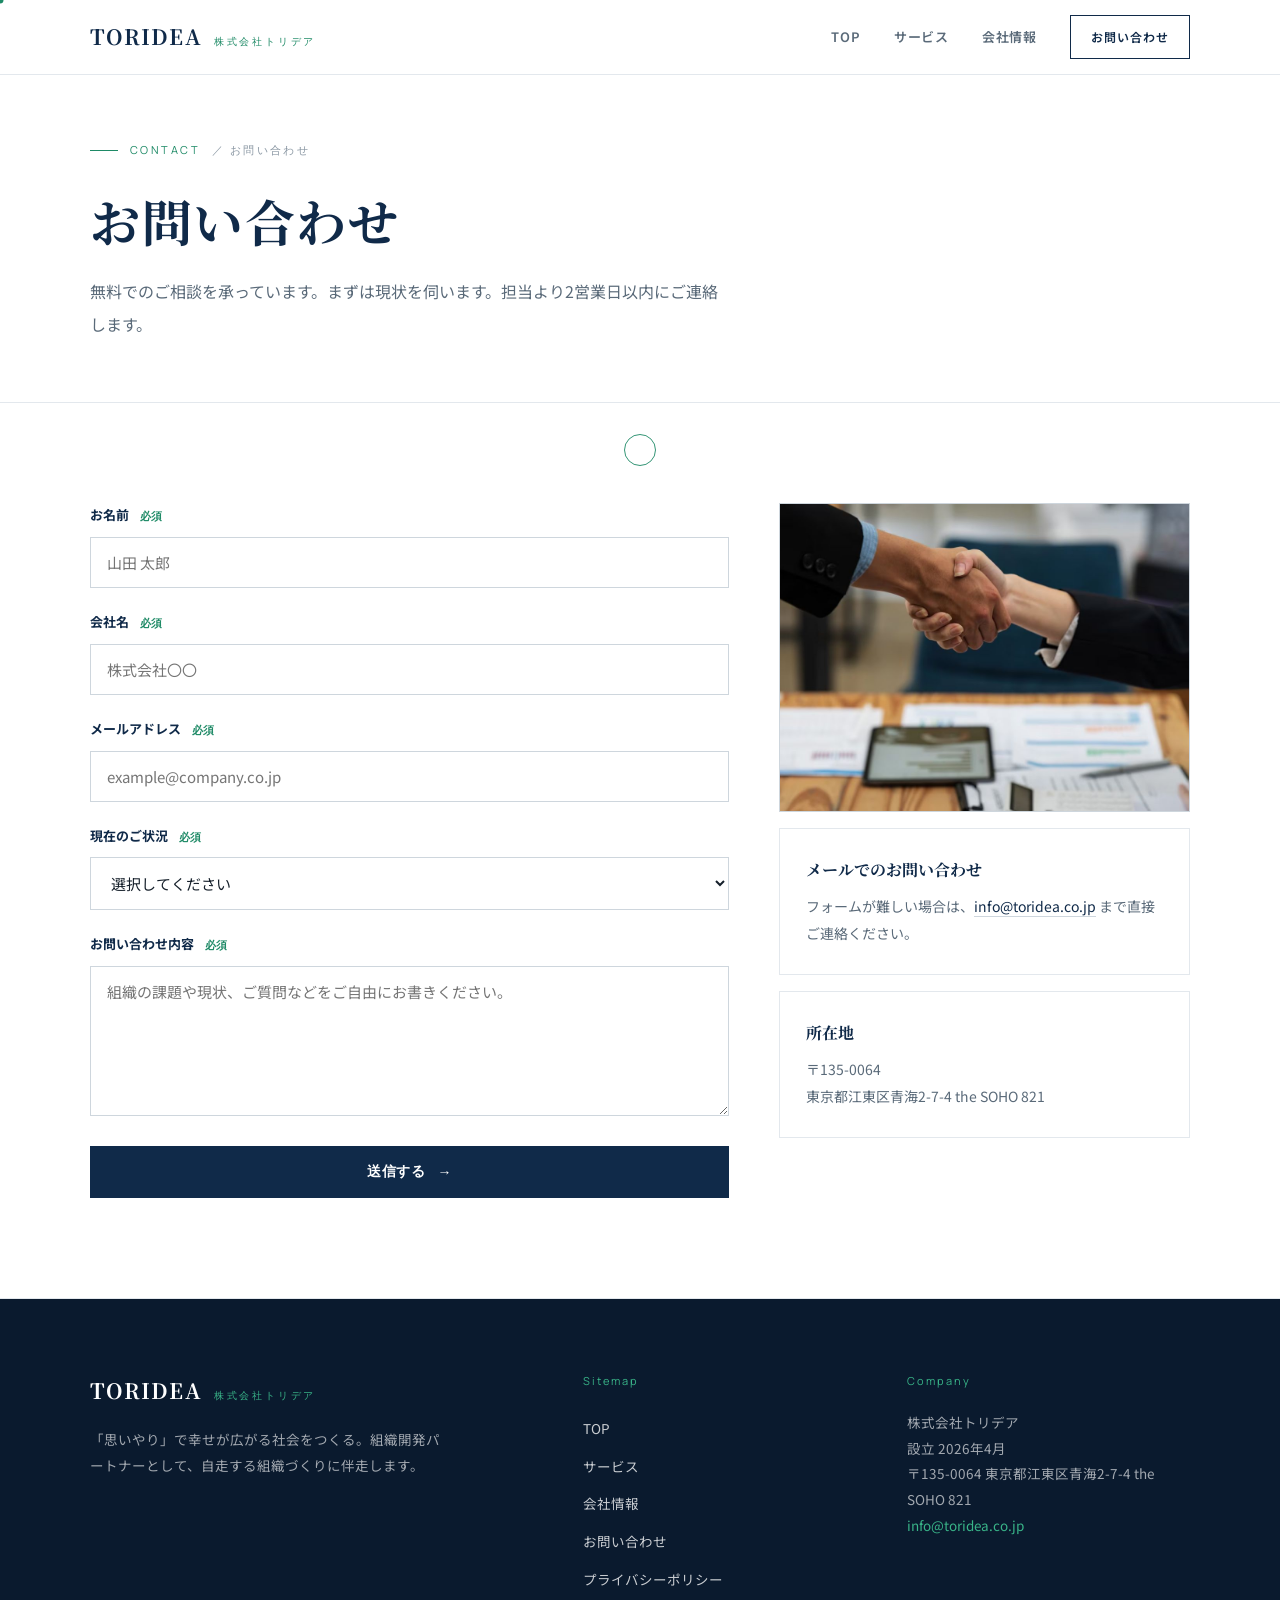
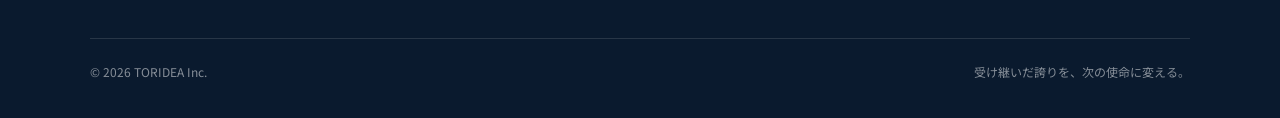
<file: contact.html>
<!DOCTYPE html>
<html lang="ja">
<head>
<meta charset="UTF-8">
<meta name="google-site-verification" content="NkUBBzLh7_Rmqn_y_YiJ9PpteuSCEMoeHBGua6x08ZY" />
<meta name="viewport" content="width=device-width, initial-scale=1.0">
<meta name="description" content="株式会社トリデアへのお問い合わせ。無料でのご相談、組織サーベイのご相談はこちらから。">
<title>お問い合わせ｜株式会社トリデア</title>
<link rel="canonical" href="https://www.toridea.co.jp/contact.html">
<meta property="og:type" content="website">
<meta property="og:site_name" content="株式会社トリデア">
<meta property="og:locale" content="ja_JP">
<meta property="og:url" content="https://www.toridea.co.jp/contact.html">
<meta property="og:title" content="お問い合わせ｜株式会社トリデア">
<meta property="og:description" content="株式会社トリデアへのお問い合わせ。無料でのご相談、組織サーベイのご相談はこちらから。">
<meta property="og:image" content="https://www.toridea.co.jp/og-image.jpg">
<meta property="og:image:width" content="1400">
<meta property="og:image:height" content="786">
<meta name="twitter:card" content="summary_large_image">
<link rel="preconnect" href="https://fonts.googleapis.com"><link rel="preconnect" href="https://fonts.gstatic.com" crossorigin>
<link href="https://fonts.googleapis.com/css2?family=Noto+Sans+JP:wght@400;500;600;700;900&family=Noto+Serif+JP:wght@600;700&family=Manrope:wght@500;600;700&display=swap" rel="stylesheet">
<style>
:root{
  --navy:#122A47; --navy2:#0B1B30; --ink:#16202B; --slate:#5A6A79; --faint:#8A97A3;
  --line:#E3E8ED; --line2:#CED6DD; --bg:#FFFFFF; --bg2:#F5F7F9; --panel:#0E2340;
  --accent:#1C7C5A; --accent-l:#2E9B74;
  --g:'Noto Sans JP',sans-serif; --serif:'Noto Serif JP',serif; --lat:'Manrope',sans-serif;
  --e:cubic-bezier(.22,1,.36,1);
}
*{margin:0;padding:0;box-sizing:border-box}
html{scroll-behavior:smooth}
body{font-family:var(--g);color:var(--ink);background:var(--bg);line-height:1.9;-webkit-font-smoothing:antialiased;overflow-x:hidden}
a{color:inherit;text-decoration:none}
img{display:block;max-width:100%}
::selection{background:rgba(28,124,90,.16)}
.wrap{max-width:1180px;margin:0 auto;padding:0 40px;position:relative}
@media(max-width:640px){.wrap{padding:0 22px}}
.lat{font-family:var(--lat);font-weight:600;letter-spacing:.18em;text-transform:uppercase}

/* header */
.hd{position:fixed;top:0;left:0;right:0;z-index:100;background:rgba(255,255,255,.9);backdrop-filter:blur(10px);border-bottom:1px solid var(--line);transition:.3s}
.hd__in{max-width:1180px;margin:0 auto;padding:0 40px;height:74px;display:flex;align-items:center;justify-content:space-between}
.hd.small .hd__in{height:62px}
.lg{display:flex;align-items:baseline;gap:12px}
.lg b{font-family:var(--serif);font-weight:700;font-size:21px;letter-spacing:.06em;color:var(--navy)}
.lg span{font-family:var(--lat);font-size:10px;letter-spacing:.28em;color:var(--accent)}
.nav{display:flex;align-items:center;gap:34px}
.nav a{font-size:13px;font-weight:600;color:var(--slate);position:relative;padding:4px 0;letter-spacing:.04em}
.nav a::after{content:'';position:absolute;left:0;bottom:-2px;width:0;height:1px;background:var(--accent);transition:width .3s var(--e)}
.nav a:hover{color:var(--navy)}.nav a:hover::after{width:100%}
.nav a.cta{border:1px solid var(--navy);color:var(--navy);padding:10px 20px;font-size:12px;letter-spacing:.08em}
.nav a.cta::after{display:none}
.nav a.cta:hover{background:var(--navy);color:#fff}
.mb{display:none;width:42px;height:42px;border:1px solid var(--line2);background:none;cursor:pointer;flex-direction:column;gap:5px;align-items:center;justify-content:center}
.mb span{width:18px;height:1.5px;background:var(--navy)}
@media(max-width:820px){.nav{display:none}.mb{display:flex}}

/* eyebrow / headings */
.ey{display:flex;align-items:center;gap:12px;font-family:var(--lat);font-size:11px;letter-spacing:.22em;text-transform:uppercase;color:var(--accent);margin-bottom:24px}
.ey .n{color:var(--faint)}
.ey::before{content:'';width:28px;height:1px;background:var(--accent)}
.h2{font-family:var(--serif);font-weight:700;font-size:clamp(26px,3.4vw,40px);line-height:1.5;letter-spacing:.02em;color:var(--navy)}
.lead{margin-top:22px;font-size:16px;color:var(--slate);font-weight:500;line-height:2.05;max-width:38em}

/* buttons */
.btn{display:inline-flex;align-items:center;gap:12px;font-size:14px;font-weight:700;letter-spacing:.04em;padding:16px 30px;transition:.3s var(--e);border:1px solid transparent}
.btn.pri{background:var(--navy);color:#fff}
.btn.pri:hover{background:var(--navy2)}
.btn.gh{border-color:var(--line2);color:var(--navy)}
.btn.gh:hover{border-color:var(--navy);background:var(--bg2)}
.btn .ar{transition:transform .3s var(--e)}.btn:hover .ar{transform:translateX(5px)}
.tlink{display:inline-flex;align-items:center;gap:10px;font-weight:700;font-size:14px;color:var(--navy);border-bottom:1px solid var(--line2);padding-bottom:5px;transition:.3s}
.tlink:hover{border-color:var(--accent);color:var(--accent)}
.tlink .ar{transition:transform .3s var(--e)}.tlink:hover .ar{transform:translateX(4px)}

/* reveal */
.rv{opacity:0;transform:translateY(22px);transition:.8s var(--e)}
.rv.in{opacity:1;transform:none}
.d1{transition-delay:.08s}.d2{transition-delay:.16s}.d3{transition-delay:.24s}

/* hero */
.hero{padding:150px 0 90px;position:relative;border-bottom:1px solid var(--line)}
.hero::before{content:'';position:absolute;left:40px;top:0;bottom:0;width:1px;background:var(--line);opacity:.7}
.hero__in{display:grid;grid-template-columns:1.05fr .95fr;gap:60px;align-items:center}
.hero h1{font-family:var(--serif);font-weight:700;font-size:clamp(32px,4.8vw,58px);line-height:1.42;letter-spacing:.03em;color:var(--navy)}
.hero h1 em{font-style:normal;color:var(--accent)}
.hero__lead{margin-top:30px;font-size:16px;line-height:2.1;color:var(--slate);max-width:32em}
.hero__act{margin-top:40px;display:flex;gap:18px;flex-wrap:wrap;align-items:center}
.hero__meta{margin-top:44px;display:flex;gap:34px;border-top:1px solid var(--line);padding-top:26px}
.hero__meta div .lat{font-size:10px;color:var(--faint);display:block;margin-bottom:6px}
.hero__meta div b{font-family:var(--serif);font-weight:700;font-size:20px;color:var(--navy)}
/* hero panel: 5-stage index */
.panel{border:1px solid var(--line2);background:var(--bg)}
.panel__hd{background:var(--panel);color:#fff;padding:22px 26px;display:flex;align-items:center;justify-content:space-between}
.panel__hd .lat{font-size:10px;letter-spacing:.24em;color:var(--accent-l)}
.panel__hd b{font-family:var(--serif);font-weight:700;font-size:16px;letter-spacing:.04em}
.panel__row{display:grid;grid-template-columns:44px 1fr auto;gap:16px;align-items:center;padding:17px 26px;border-top:1px solid var(--line)}
.panel__row:first-of-type{border-top:0}
.panel__row .no{font-family:var(--lat);font-weight:700;font-size:13px;color:var(--accent)}
.panel__row .nm{font-weight:700;font-size:15px;color:var(--navy)}
.panel__row .tg{font-size:12px;color:var(--faint)}
.panel__row.base{background:var(--bg2)}
@media(max-width:860px){.hero__in{grid-template-columns:1fr;gap:44px}.hero::before{display:none}}

/* section */
.sec{padding:100px 0;border-bottom:1px solid var(--line)}
.sec__hd{max-width:760px;margin-bottom:56px}

/* issues: bordered rows */
.rows{border-top:1px solid var(--line2)}
.row{display:grid;grid-template-columns:64px 1.1fr 2fr;gap:24px;align-items:center;padding:26px 6px;border-bottom:1px solid var(--line)}
.row .idx{font-family:var(--lat);font-weight:700;font-size:14px;color:var(--accent)}
.row h4{font-family:var(--serif);font-weight:700;font-size:19px;color:var(--navy)}
.row p{font-size:14.5px;color:var(--slate)}
.pull{margin-top:52px;padding:40px;background:var(--navy);color:#fff;display:flex;align-items:center;gap:20px}
.pull .bar{width:3px;height:52px;background:var(--accent-l);flex-shrink:0}
.pull b{font-family:var(--serif);font-weight:700;font-size:clamp(20px,2.6vw,28px);line-height:1.6}
.pull b em{font-style:normal;color:var(--accent-l)}
@media(max-width:720px){.row{grid-template-columns:48px 1fr;gap:14px}.row p{grid-column:1/-1;padding-left:62px}}

/* method: 3 columns */
.cols3{display:grid;grid-template-columns:repeat(3,1fr);gap:0;border:1px solid var(--line)}
.mcol{padding:40px 34px;border-right:1px solid var(--line);position:relative}
.mcol:last-child{border-right:0}
.mcol .no{font-family:var(--lat);font-weight:700;font-size:13px;color:var(--accent);letter-spacing:.12em}
.mcol .top{display:flex;align-items:center;justify-content:space-between;margin-bottom:22px}
.mcol .ic{width:46px;height:46px;border:1px solid var(--line2);display:grid;place-items:center}
.mcol .ic svg{width:24px;height:24px}
.mcol h3{font-family:var(--serif);font-weight:700;font-size:21px;color:var(--navy);margin-bottom:12px}
.mcol p{font-size:14px;color:var(--slate);line-height:1.9}
@media(max-width:820px){.cols3{grid-template-columns:1fr}.mcol{border-right:0;border-bottom:1px solid var(--line)}.mcol:last-child{border-bottom:0}}

/* approach on gray */
.grayband{background:var(--bg2);border-bottom:1px solid var(--line)}
.ledger{border-top:1px solid var(--line2);margin-top:8px}
.lrow{display:grid;grid-template-columns:1fr 1fr 2.2fr;gap:24px;align-items:center;padding:24px 6px;border-bottom:1px solid var(--line)}
.lrow .a{font-family:var(--serif);font-weight:700;font-size:16px;color:var(--navy)}
.lrow .b{font-size:13px;color:var(--accent);font-weight:700;letter-spacing:.04em}
.lrow .c{font-size:14px;color:var(--slate)}
.lrow.on{background:var(--navy);margin:0 -6px;padding:24px 6px}
.lrow.on .a,.lrow.on .c{color:#fff}.lrow.on .b{color:var(--accent-l)}
.lrow.on .a small{display:block;font-family:var(--lat);font-size:10px;letter-spacing:.14em;color:var(--accent-l);margin-top:3px}
@media(max-width:720px){.lrow{grid-template-columns:1fr;gap:6px}.lrow .c{padding-top:4px}}

/* reasons 3col */
.reasons{display:grid;grid-template-columns:repeat(3,1fr);gap:40px}
.rcard{border-top:2px solid var(--navy);padding-top:24px}
.rcard .no{font-family:var(--lat);font-weight:700;font-size:12px;color:var(--accent);letter-spacing:.12em}
.rcard h4{font-family:var(--serif);font-weight:700;font-size:20px;color:var(--navy);margin:10px 0 12px}
.rcard p{font-size:14.5px;color:var(--slate);line-height:1.95}
@media(max-width:820px){.reasons{grid-template-columns:1fr;gap:30px}}

/* stats band */
.stats{background:var(--navy);color:#fff;padding:70px 0}
.stats .grid{display:grid;grid-template-columns:repeat(4,1fr);gap:20px}
.stat{border-left:1px solid rgba(255,255,255,.16);padding-left:24px}
.stat .v{font-family:var(--serif);font-weight:700;font-size:clamp(30px,3.6vw,42px);line-height:1;color:#fff}
.stat .v small{font-size:16px;margin-left:4px;color:var(--accent-l)}
.stat .l{margin-top:14px;font-size:13px;color:rgba(255,255,255,.7);line-height:1.7}
@media(max-width:720px){.stats .grid{grid-template-columns:1fr 1fr;gap:34px 20px}}

/* cta */
.cta{padding:110px 0;text-align:center;position:relative}
.cta .ey+.cta__act{margin-top:30px}
.cta h2{font-family:var(--serif);font-weight:700;font-size:clamp(26px,3.6vw,40px);line-height:1.5;color:var(--navy)}
.cta p{margin:22px auto 0;max-width:40em;color:var(--slate);font-size:15.5px;line-height:2}
.cta__act{margin-top:38px;display:flex;gap:16px;justify-content:center;flex-wrap:wrap}

/* footer */
.ft{background:var(--navy2);color:#fff;padding:72px 0 34px}
.ft__grid{display:grid;grid-template-columns:1.6fr 1fr 1fr;gap:40px;padding-bottom:40px;border-bottom:1px solid rgba(255,255,255,.12)}
.ft .lg b{color:#fff}.ft .lg span{color:var(--accent-l)}
.ft__mi{margin-top:16px;color:rgba(255,255,255,.62);font-size:13.5px;line-height:1.9;max-width:26em}
.ft .cl{font-family:var(--lat);font-size:11px;letter-spacing:.18em;color:var(--accent-l);margin-bottom:18px}
.ft a.fl{display:block;color:rgba(255,255,255,.78);font-size:13.5px;padding:6px 0;transition:.2s}
.ft a.fl:hover{color:#fff}
.ft__bar{padding-top:22px;display:flex;justify-content:space-between;gap:14px;color:rgba(255,255,255,.5);font-size:12px;flex-wrap:wrap}
@media(max-width:780px){.ft__grid{grid-template-columns:1fr 1fr}}

/* mobile nav */
.mnav{display:none;position:fixed;inset:0;z-index:99;background:#fff;flex-direction:column;padding:100px 40px 40px}
.mnav.open{display:flex}
.mnav a{font-family:var(--serif);font-weight:700;font-size:22px;color:var(--navy);padding:16px 0;border-bottom:1px solid var(--line)}
.mnav .cl{position:absolute;top:24px;right:34px;width:44px;height:44px;border:1px solid var(--line2);background:none;font-size:20px;cursor:pointer}

/* ===== subpage additions ===== */
.phero{padding:140px 0 62px;border-bottom:1px solid var(--line);background:var(--bg)}
.phero h1{font-family:var(--serif);font-weight:700;font-size:clamp(30px,4.4vw,50px);line-height:1.4;letter-spacing:.03em;color:var(--navy)}
.phero p{margin-top:20px;max-width:40em;color:var(--slate);font-size:16px;line-height:2.05}
.note{margin-top:20px;font-size:13px;color:var(--faint)}
/* founder */
.fd{display:grid;grid-template-columns:300px 1fr;border:1px solid var(--line);background:var(--bg)}
.fd__ph{background:var(--bg2)}
.fd__ph img{width:100%;height:100%;object-fit:cover;display:block}
.fd__tx{padding:42px}
.fd .role{font-family:var(--lat);font-size:11px;letter-spacing:.18em;text-transform:uppercase;color:var(--accent)}
.fd h3{font-family:var(--serif);font-weight:700;font-size:24px;color:var(--navy);margin:10px 0 2px}
.fd h3 span{font-family:var(--lat);font-weight:600;font-size:12px;letter-spacing:.06em;color:var(--faint);margin-left:10px}
.fd .bio{margin-top:16px;font-size:14.5px;color:var(--slate);line-height:2.05}
.fd blockquote{margin-top:22px;border-left:3px solid var(--accent);padding-left:18px;font-family:var(--serif);font-weight:700;color:var(--navy);font-size:17px;line-height:1.7}
@media(max-width:720px){.fd{grid-template-columns:1fr}.fd__ph{aspect-ratio:3/2}}
/* info table */
.info{border-top:1px solid var(--line2)}
.info .r{display:grid;grid-template-columns:210px 1fr;gap:24px;padding:22px 6px;border-bottom:1px solid var(--line)}
.info dt{font-family:var(--g);font-weight:700;font-size:13px;letter-spacing:.06em;color:var(--accent);padding-top:3px}
.info dd{font-size:15px;color:var(--ink)}
.info dd a{color:var(--navy);border-bottom:1px solid var(--line2)}
@media(max-width:560px){.info .r{grid-template-columns:1fr;gap:4px}}
/* mission */
.mission{border-left:3px solid var(--accent);padding-left:28px}
.mission h3{font-family:var(--serif);font-weight:700;font-size:clamp(20px,2.6vw,28px);line-height:1.8;color:var(--navy)}
.mission p{margin-top:16px;font-size:15px;color:var(--slate);line-height:2.05;max-width:40em}
/* growth full rows */
.growth .row{grid-template-columns:64px 1.4fr 2fr}
/* form */
.two{display:grid;grid-template-columns:1.4fr .9fr;gap:50px;align-items:start}
.form .fg{margin-bottom:22px}
.form label{display:block;font-size:13px;font-weight:700;color:var(--navy);margin-bottom:9px}
.form label .rq{color:var(--accent);font-size:11px;margin-left:8px;font-family:var(--lat)}
.form input,.form select,.form textarea{width:100%;font-family:var(--g);font-size:15px;color:var(--ink);background:var(--bg);border:1px solid var(--line2);padding:14px 16px;transition:.25s}
.form input:focus,.form select:focus,.form textarea:focus{outline:none;border-color:var(--navy)}
.form textarea{min-height:150px;resize:vertical}
.sidebox{border:1px solid var(--line);padding:26px;margin-bottom:16px}
.sidebox .t{font-family:var(--serif);font-weight:700;color:var(--navy);font-size:16px;margin-bottom:8px}
.sidebox p{font-size:14px;color:var(--slate);line-height:1.95}
.sidebox a{color:var(--navy);border-bottom:1px solid var(--line2)}
@media(max-width:820px){.two{grid-template-columns:1fr;gap:34px}}

/* photos */
.hfig{border:1px solid var(--line2);overflow:hidden;background:var(--bg2)}
.hfig img{width:100%;height:100%;object-fit:cover;display:block}
.mcol .ph{margin:-40px -34px 24px;border-bottom:1px solid var(--line);aspect-ratio:16/9;overflow:hidden;background:var(--bg2)}
.mcol .ph img{width:100%;height:100%;object-fit:cover;display:block}
.band{border:1px solid var(--line2);overflow:hidden;aspect-ratio:24/9;background:var(--bg2)}
.band img{width:100%;height:100%;object-fit:cover;display:block}
.cta.photo{background:linear-gradient(rgba(18,42,71,.85),rgba(11,27,48,.9)),url("[data-uri]") center/cover;color:#fff;border-bottom:0}
.cta.photo .ey{color:var(--accent-l)}.cta.photo .ey::before{background:var(--accent-l)}.cta.photo .ey .n{color:rgba(255,255,255,.7)}
.cta.photo h2{color:#fff}.cta.photo p{color:rgba(255,255,255,.85)}
.cta.photo .btn.gh{border-color:rgba(255,255,255,.4);color:#fff}.cta.photo .btn.gh:hover{background:rgba(255,255,255,.1);border-color:#fff}

/* line-break control (JP) */
.h2,.hero h1,.phero h1,.cta h2,.pull b,.fd h3,.mission h3,.mcol h3,.row h4{word-break:auto-phrase;line-break:strict}
.np{display:inline-block}

/* ===== KIAI upgrade ===== */
:root{--accent:#1E8A66;--accent-l:#39B488;--navy:#102A49;--navy2:#0A1A2E}
.h2{font-size:clamp(28px,3.8vw,46px)}
.hfig,.band,.mcol .ph{position:relative;background:var(--navy2)}
.hfig img,.band img,.mcol .ph img{filter:grayscale(1) contrast(1.08) brightness(1.05);mix-blend-mode:luminosity;opacity:.9;transition:.6s var(--e)}
.hfig::before,.band::before,.mcol .ph::before{content:'';position:absolute;inset:0;background:linear-gradient(135deg,var(--navy2),var(--accent));mix-blend-mode:screen;opacity:.45;pointer-events:none}
.band{box-shadow:0 40px 80px -50px rgba(10,26,46,.6)}
.mcol .ph img{transition:.6s var(--e)}.mcol:hover .ph img{transform:scale(1.05)}
.mcol{transition:.4s var(--e)}.mcol:hover{background:var(--bg2)}
.cta.photo{background:radial-gradient(120% 150% at 50% 0%,#173A63,var(--navy2) 72%)!important;position:relative;overflow:hidden}
.cta.photo::after{content:'';position:absolute;left:50%;top:14%;width:720px;height:380px;transform:translateX(-50%);background:radial-gradient(ellipse,rgba(57,180,136,.26),transparent 66%);filter:blur(34px);pointer-events:none}
.ft{background:var(--navy2);color:#fff;border-top:0}
.ft .ft__grid{border-bottom-color:rgba(255,255,255,.12)}
.ft .lg b{color:#fff}.ft .lg span{color:var(--accent-l)}
.ft .ft__mi{color:rgba(255,255,255,.62)}.ft .cl{color:var(--accent-l)}
.ft a.fl{color:rgba(255,255,255,.78)}.ft a.fl:hover{color:#fff}
.ft__bar{color:rgba(255,255,255,.5)}

/* revert photos to natural color */
.hfig img,.band img,.mcol .ph img{filter:none!important;mix-blend-mode:normal!important;opacity:1!important}
.hfig::before,.band::before,.mcol .ph::before{display:none!important}
.hfig,.band,.mcol .ph{background:var(--bg2)!important}

/* green custom cursor */
@media(hover:hover) and (pointer:fine){
  html,body,a,button,.btn,.tlink,.mcol,.row,.hd,.panel__row{cursor:none}
  .curdot{position:fixed;top:0;left:0;width:7px;height:7px;border-radius:50%;background:var(--accent);transform:translate(-50%,-50%);z-index:99999;pointer-events:none}
  .curring{position:fixed;top:0;left:0;width:32px;height:32px;border:1.5px solid var(--accent);border-radius:50%;transform:translate(-50%,-50%);z-index:99999;pointer-events:none;transition:width .25s var(--e),height .25s var(--e),background .25s,opacity .3s;opacity:.9}
  .curring.h{width:54px;height:54px;background:rgba(30,138,102,.12)}
}
@media(hover:none),(pointer:coarse){.curdot,.curring{display:none}}
</style>
</head>
<body>
<header class="hd" id="hd">
  <div class="hd__in">
    <a href="index.html" class="lg"><b>TORIDEA</b><span>株式会社トリデア</span></a>
    <nav class="nav">
      <a href="index.html">TOP</a><a href="service.html">サービス</a><a href="about.html">会社情報</a>
      <a href="contact.html" class="cta">お問い合わせ</a>
    </nav>
    <button class="mb" id="mb" aria-label="メニュー"><span></span><span></span><span></span></button>
  </div>
</header>
<div class="mnav" id="mn"><button class="cl" id="mncl">✕</button>
  <a href="index.html">TOP</a><a href="service.html">サービス</a><a href="about.html">会社情報</a><a href="contact.html">お問い合わせ</a>
</div>
<section class="phero">
  <div class="wrap">
    <div class="ey rv in">Contact <span class="n">／ お問い合わせ</span></div>
    <h1 class="rv in d1">お問い合わせ</h1>
    <p class="rv in d2">無料でのご相談を承っています。まずは現状を伺います。担当より2営業日以内にご連絡します。</p>
  </div>
</section>

<section class="sec">
  <div class="wrap">
    <div class="two">
      <div class="rv">
        <form class="form" action="https://formspree.io/f/mykogobg" method="POST">
          <input type="hidden" name="_subject" value="【トリデア公式サイト】お問い合わせ">
          <input type="hidden" name="_next" value="/thanks.html">
          <div class="fg"><label>お名前 <span class="rq">必須</span></label><input name="name" required placeholder="山田 太郎" autocomplete="name"></div>
          <div class="fg"><label>会社名 <span class="rq">必須</span></label><input name="company" required placeholder="株式会社〇〇" autocomplete="organization"></div>
          <div class="fg"><label>メールアドレス <span class="rq">必須</span></label><input type="email" name="email" required placeholder="example@company.co.jp" autocomplete="email"></div>
          <div class="fg"><label>現在のご状況 <span class="rq">必須</span></label>
            <select name="status" required>
              <option value="">選択してください</option>
              <option>「任せられない」課題がある</option>
              <option>中核人材の離職が心配</option>
              <option>現場が変わらない・主体性を高めたい</option>
              <option>採用・定着を強化したい</option>
              <option>まずサーベイで現状を知りたい</option>
              <option>その他</option>
            </select>
          </div>
          <div class="fg"><label>お問い合わせ内容 <span class="rq">必須</span></label><textarea name="message" required placeholder="組織の課題や現状、ご質問などをご自由にお書きください。"></textarea></div>
          <button type="submit" class="btn pri" style="width:100%;justify-content:center">送信する <span class="ar">→</span></button>
        </form>
      </div>
      <aside class="rv d1"><div class="hfig" style="aspect-ratio:4/3;margin-bottom:16px"><img src="[data-uri]" alt=""></div>
        <div class="sidebox"><div class="t">メールでのお問い合わせ</div><p>フォームが難しい場合は、<a href="mailto:info@toridea.co.jp">info@toridea.co.jp</a> まで直接ご連絡ください。</p></div>
        <div class="sidebox"><div class="t">所在地</div><p>〒135-0064<br>東京都江東区青海2-7-4 the SOHO 821</p></div>
              </aside>
    </div>
  </div>
</section>
<footer class="ft">
  <div class="wrap">
    <div class="ft__grid">
      <div>
        <div class="lg"><b>TORIDEA</b><span>株式会社トリデア</span></div>
        <p class="ft__mi">「思いやり」で幸せが広がる社会をつくる。組織開発パートナーとして、自走する組織づくりに伴走します。</p>
      </div>
      <div><div class="cl">Sitemap</div><a class="fl" href="index.html">TOP</a><a class="fl" href="service.html">サービス</a><a class="fl" href="about.html">会社情報</a><a class="fl" href="contact.html">お問い合わせ</a><a class="fl" href="privacy.html">プライバシーポリシー</a></div>
      <div><div class="cl">Company</div><p class="ft__mi" style="margin-top:0">株式会社トリデア<br>設立 2026年4月<br>〒135-0064 東京都江東区青海2-7-4 the SOHO 821<br><a href="mailto:info@toridea.co.jp" style="color:var(--accent-l)">info@toridea.co.jp</a></p></div>
    </div>
    <div class="ft__bar"><span>© 2026 TORIDEA Inc.</span><span>受け継いだ誇りを、次の使命に変える。</span></div>
  </div>
</footer>
<script>
(function(){
  var hd=document.getElementById('hd');
  addEventListener('scroll',function(){hd.classList.toggle('small',scrollY>20)},{passive:true});
  var io=new IntersectionObserver(function(es){es.forEach(function(e){if(e.isIntersecting){e.target.classList.add('in');io.unobserve(e.target)}})},{threshold:.16,rootMargin:'0px 0px -6% 0px'});
  document.querySelectorAll('.rv:not(.in)').forEach(function(el){io.observe(el)});
  var mb=document.getElementById('mb'),mn=document.getElementById('mn'),cl=document.getElementById('mncl');
  if(mb){mb.onclick=function(){mn.classList.add('open')};cl.onclick=function(){mn.classList.remove('open')};
    mn.querySelectorAll('a').forEach(function(a){a.onclick=function(){mn.classList.remove('open')}});}
})();
</script>
<div class="curdot"></div><div class="curring"></div>
<script>(function(){
  if(matchMedia('(hover:none),(pointer:coarse)').matches)return;
  var dot=document.querySelector('.curdot'),ring=document.querySelector('.curring');
  if(!dot||!ring)return;
  var rx=innerWidth/2,ry=innerHeight/2,tx=rx,ty=ry;
  addEventListener('mousemove',function(e){tx=e.clientX;ty=e.clientY;dot.style.left=tx+'px';dot.style.top=ty+'px';},{passive:true});
  (function loop(){rx+=(tx-rx)*.2;ry+=(ty-ry)*.2;ring.style.left=rx+'px';ring.style.top=ry+'px';requestAnimationFrame(loop);})();
  document.querySelectorAll('a,button,.btn,.tlink,.mcol,.row').forEach(function(el){
    el.addEventListener('mouseenter',function(){ring.classList.add('h')});
    el.addEventListener('mouseleave',function(){ring.classList.remove('h')});
  });
  document.addEventListener('mouseleave',function(){dot.style.opacity=0;ring.style.opacity=0});
  document.addEventListener('mouseenter',function(){dot.style.opacity=1;ring.style.opacity=.9});
})();</script>
</body>
</html>
</file>
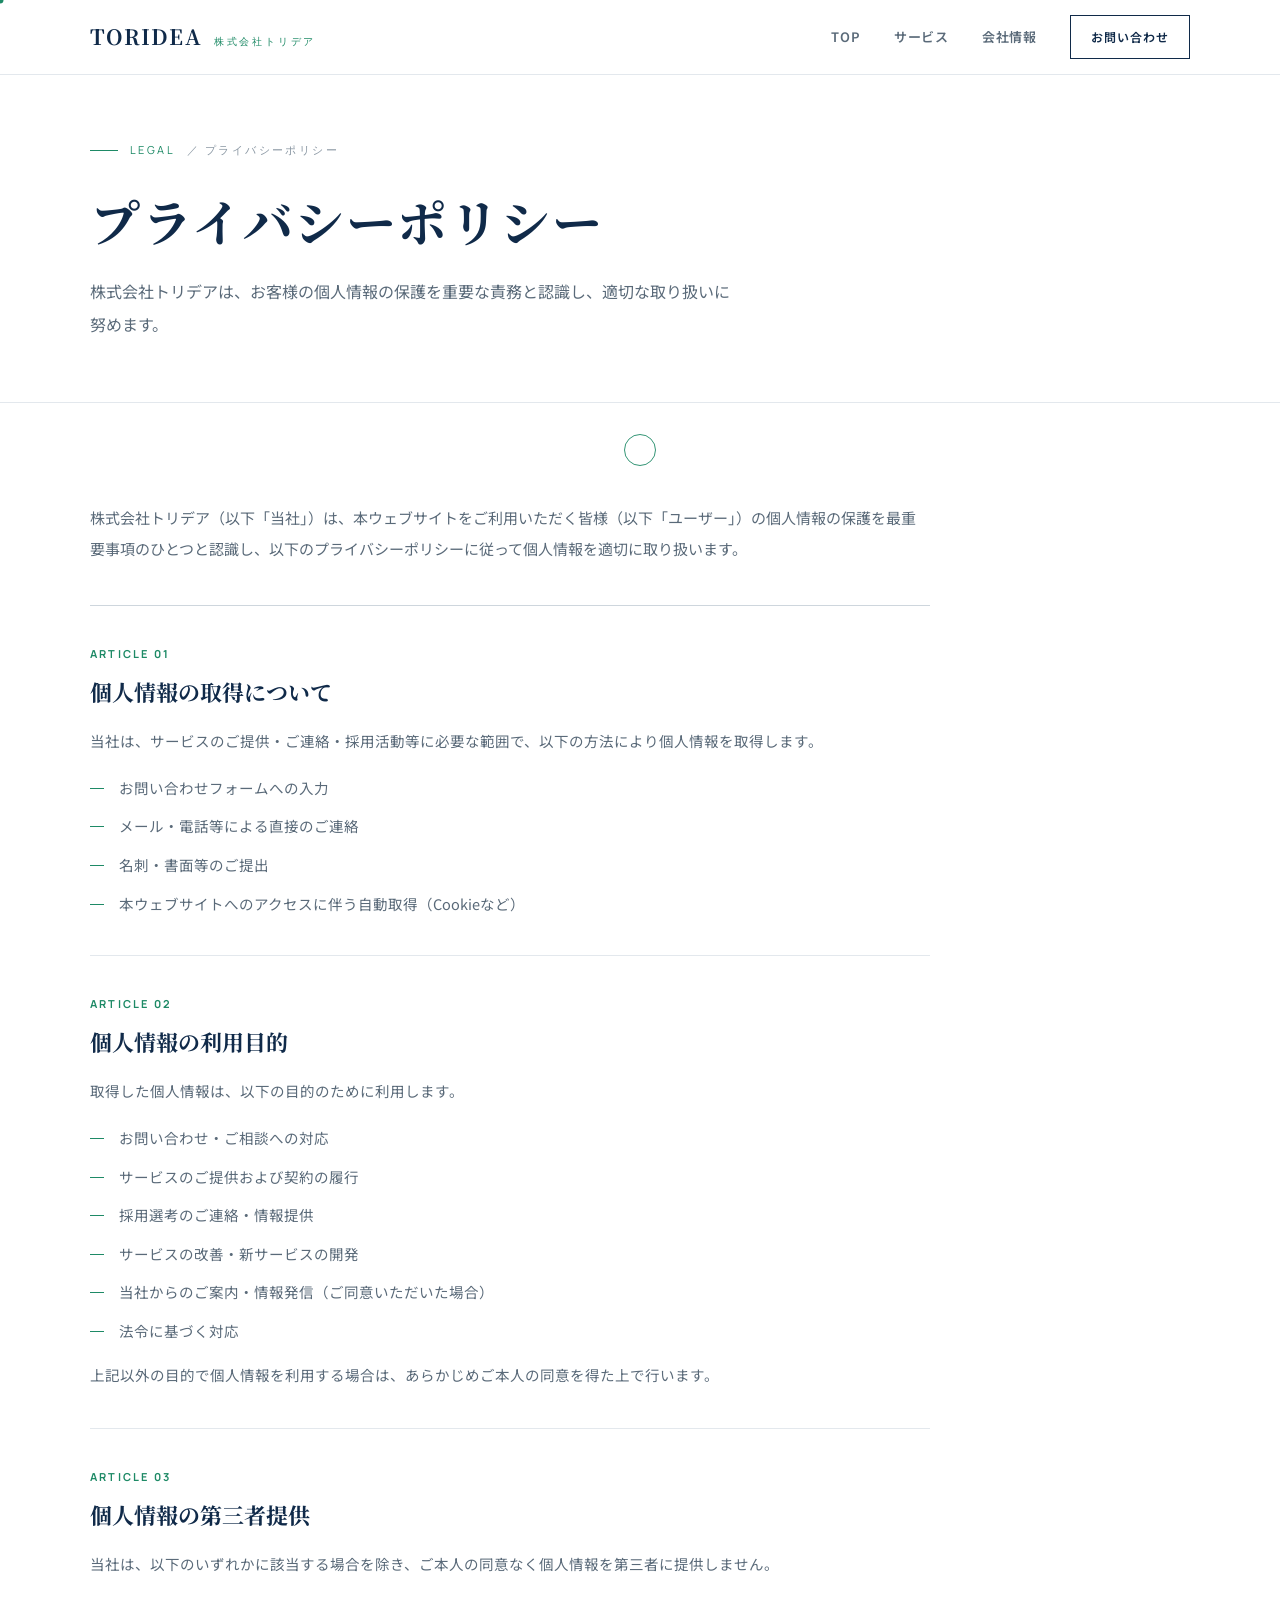
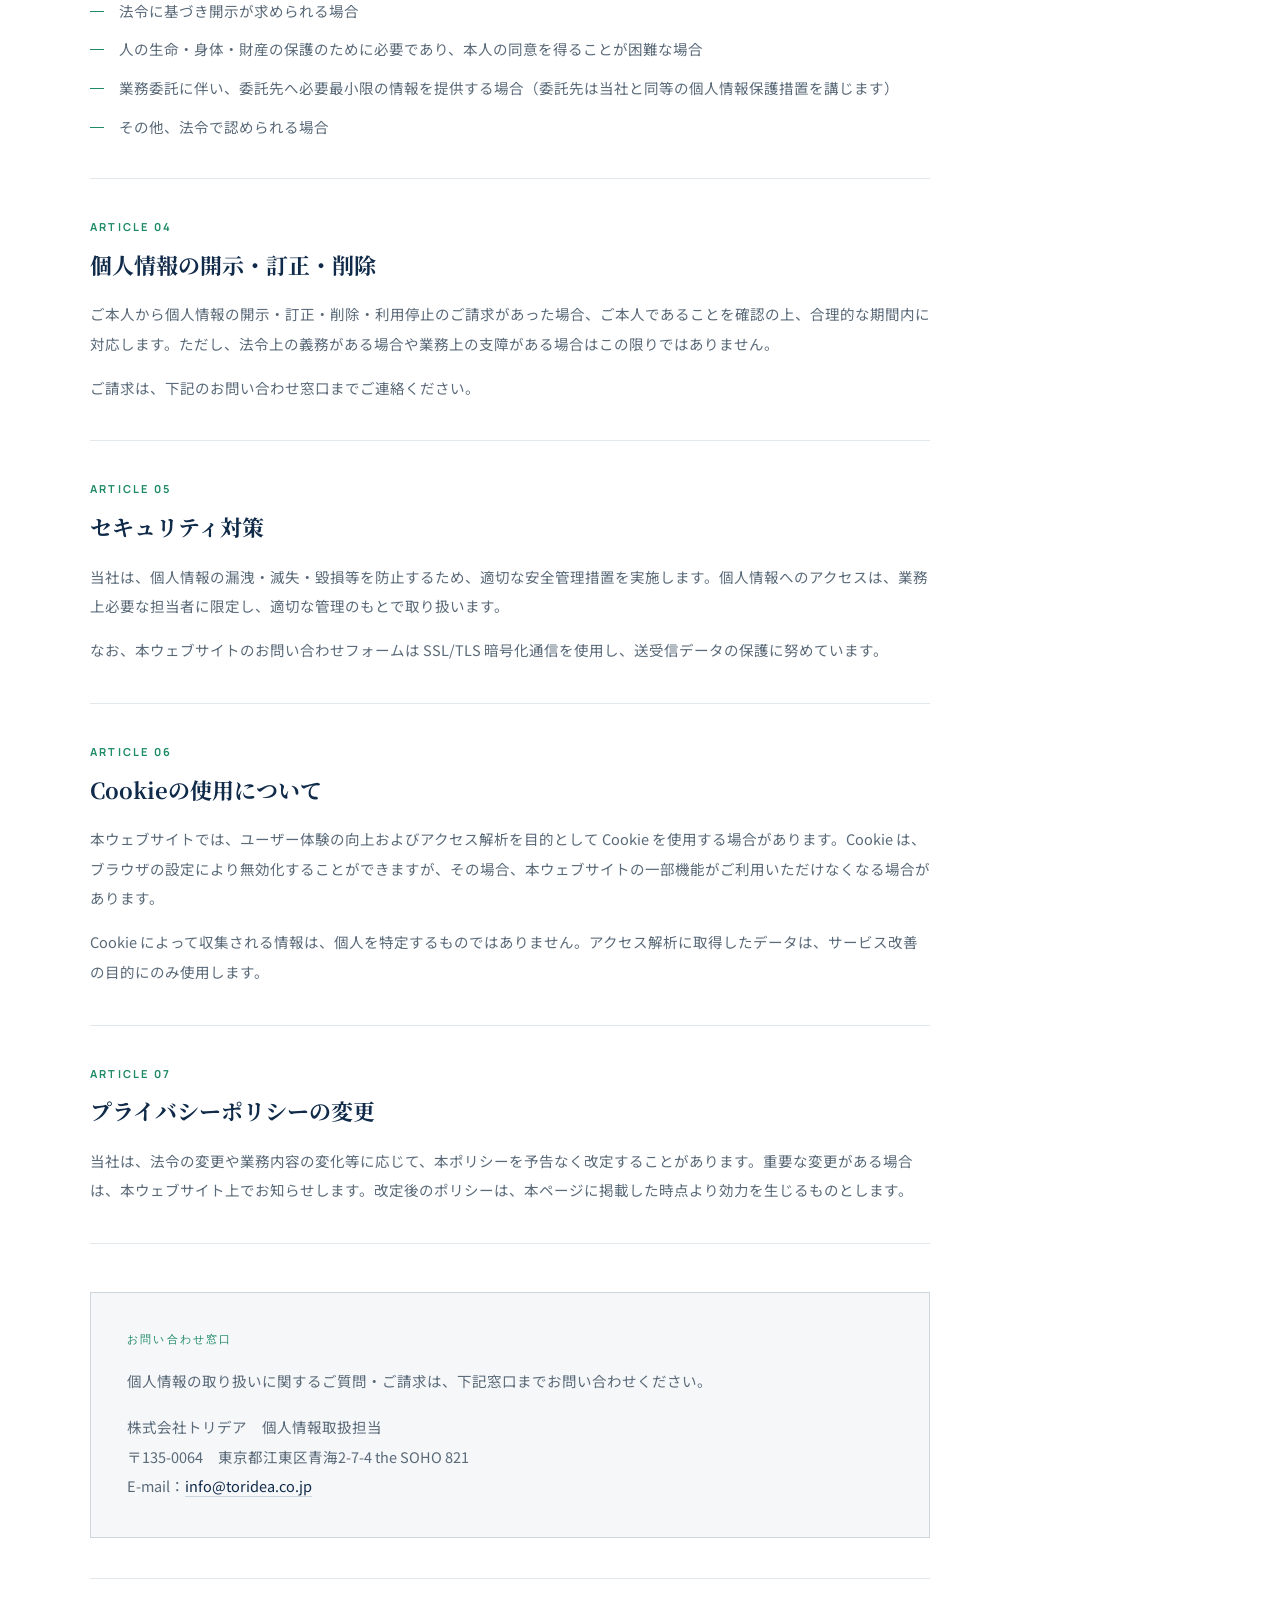
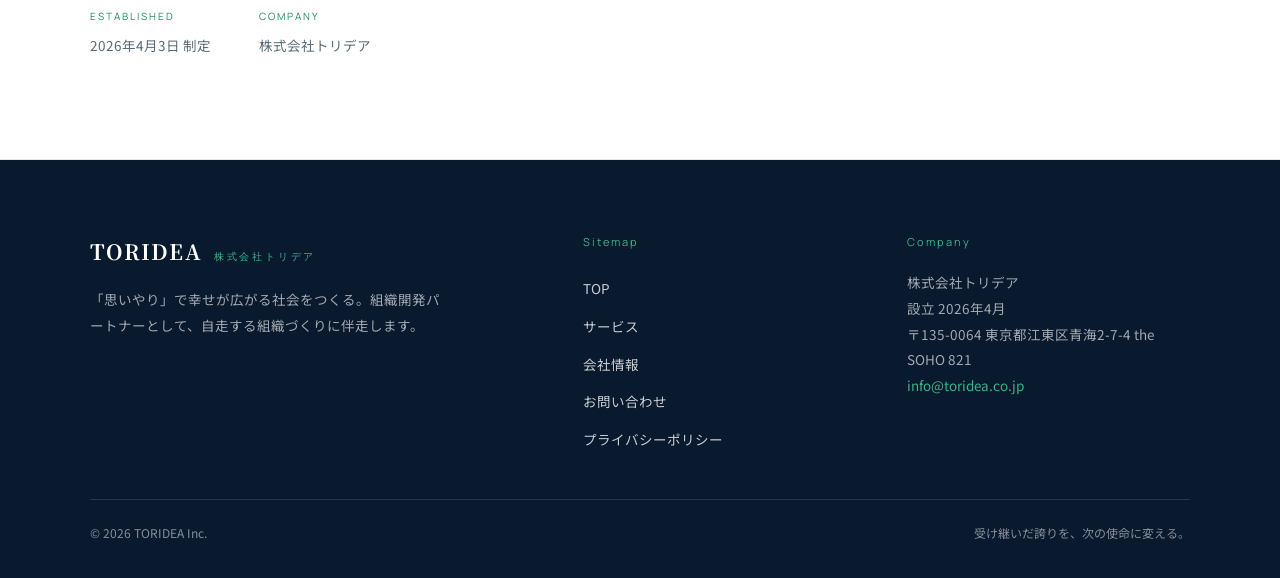
<file: privacy.html>
<!DOCTYPE html>
<html lang="ja">
<head>
<meta charset="UTF-8">
<meta name="google-site-verification" content="NkUBBzLh7_Rmqn_y_YiJ9PpteuSCEMoeHBGua6x08ZY" />
<meta name="viewport" content="width=device-width, initial-scale=1.0">
<meta name="description" content="株式会社トリデアのプライバシーポリシー。個人情報の取り扱いについて。">
<title>プライバシーポリシー｜株式会社トリデア</title>
<link rel="canonical" href="https://www.toridea.co.jp/privacy.html">
<meta property="og:type" content="website">
<meta property="og:site_name" content="株式会社トリデア">
<meta property="og:locale" content="ja_JP">
<meta property="og:url" content="https://www.toridea.co.jp/privacy.html">
<meta property="og:title" content="プライバシーポリシー｜株式会社トリデア">
<meta property="og:description" content="株式会社トリデアのプライバシーポリシー。個人情報の取り扱いについて。">
<meta property="og:image" content="https://www.toridea.co.jp/og-image.jpg">
<meta property="og:image:width" content="1400">
<meta property="og:image:height" content="786">
<meta name="twitter:card" content="summary_large_image">
<link rel="preconnect" href="https://fonts.googleapis.com"><link rel="preconnect" href="https://fonts.gstatic.com" crossorigin>
<link href="https://fonts.googleapis.com/css2?family=Noto+Sans+JP:wght@400;500;600;700;900&family=Noto+Serif+JP:wght@600;700&family=Manrope:wght@500;600;700&display=swap" rel="stylesheet">
<style>

:root{
  --navy:#122A47; --navy2:#0B1B30; --ink:#16202B; --slate:#5A6A79; --faint:#8A97A3;
  --line:#E3E8ED; --line2:#CED6DD; --bg:#FFFFFF; --bg2:#F5F7F9; --panel:#0E2340;
  --accent:#1C7C5A; --accent-l:#2E9B74;
  --g:'Noto Sans JP',sans-serif; --serif:'Noto Serif JP',serif; --lat:'Manrope',sans-serif;
  --e:cubic-bezier(.22,1,.36,1);
}
*{margin:0;padding:0;box-sizing:border-box}
html{scroll-behavior:smooth}
body{font-family:var(--g);color:var(--ink);background:var(--bg);line-height:1.9;-webkit-font-smoothing:antialiased;overflow-x:hidden}
a{color:inherit;text-decoration:none}
img{display:block;max-width:100%}
::selection{background:rgba(28,124,90,.16)}
.wrap{max-width:1180px;margin:0 auto;padding:0 40px;position:relative}
@media(max-width:640px){.wrap{padding:0 22px}}
.lat{font-family:var(--lat);font-weight:600;letter-spacing:.18em;text-transform:uppercase}

/* header */
.hd{position:fixed;top:0;left:0;right:0;z-index:100;background:rgba(255,255,255,.9);backdrop-filter:blur(10px);border-bottom:1px solid var(--line);transition:.3s}
.hd__in{max-width:1180px;margin:0 auto;padding:0 40px;height:74px;display:flex;align-items:center;justify-content:space-between}
.hd.small .hd__in{height:62px}
.lg{display:flex;align-items:baseline;gap:12px}
.lg b{font-family:var(--serif);font-weight:700;font-size:21px;letter-spacing:.06em;color:var(--navy)}
.lg span{font-family:var(--lat);font-size:10px;letter-spacing:.28em;color:var(--accent)}
.nav{display:flex;align-items:center;gap:34px}
.nav a{font-size:13px;font-weight:600;color:var(--slate);position:relative;padding:4px 0;letter-spacing:.04em}
.nav a::after{content:'';position:absolute;left:0;bottom:-2px;width:0;height:1px;background:var(--accent);transition:width .3s var(--e)}
.nav a:hover{color:var(--navy)}.nav a:hover::after{width:100%}
.nav a.cta{border:1px solid var(--navy);color:var(--navy);padding:10px 20px;font-size:12px;letter-spacing:.08em}
.nav a.cta::after{display:none}
.nav a.cta:hover{background:var(--navy);color:#fff}
.mb{display:none;width:42px;height:42px;border:1px solid var(--line2);background:none;cursor:pointer;flex-direction:column;gap:5px;align-items:center;justify-content:center}
.mb span{width:18px;height:1.5px;background:var(--navy)}
@media(max-width:820px){.nav{display:none}.mb{display:flex}}

/* eyebrow / headings */
.ey{display:flex;align-items:center;gap:12px;font-family:var(--lat);font-size:11px;letter-spacing:.22em;text-transform:uppercase;color:var(--accent);margin-bottom:24px}
.ey .n{color:var(--faint)}
.ey::before{content:'';width:28px;height:1px;background:var(--accent)}
.h2{font-family:var(--serif);font-weight:700;font-size:clamp(26px,3.4vw,40px);line-height:1.5;letter-spacing:.02em;color:var(--navy)}
.lead{margin-top:22px;font-size:16px;color:var(--slate);font-weight:500;line-height:2.05;max-width:38em}

/* buttons */
.btn{display:inline-flex;align-items:center;gap:12px;font-size:14px;font-weight:700;letter-spacing:.04em;padding:16px 30px;transition:.3s var(--e);border:1px solid transparent}
.btn.pri{background:var(--navy);color:#fff}
.btn.pri:hover{background:var(--navy2)}
.btn.gh{border-color:var(--line2);color:var(--navy)}
.btn.gh:hover{border-color:var(--navy);background:var(--bg2)}
.btn .ar{transition:transform .3s var(--e)}.btn:hover .ar{transform:translateX(5px)}
.tlink{display:inline-flex;align-items:center;gap:10px;font-weight:700;font-size:14px;color:var(--navy);border-bottom:1px solid var(--line2);padding-bottom:5px;transition:.3s}
.tlink:hover{border-color:var(--accent);color:var(--accent)}
.tlink .ar{transition:transform .3s var(--e)}.tlink:hover .ar{transform:translateX(4px)}

/* reveal */
.rv{opacity:0;transform:translateY(22px);transition:.8s var(--e)}
.rv.in{opacity:1;transform:none}
.d1{transition-delay:.08s}.d2{transition-delay:.16s}.d3{transition-delay:.24s}

/* hero */
.hero{padding:150px 0 90px;position:relative;border-bottom:1px solid var(--line)}
.hero::before{content:'';position:absolute;left:40px;top:0;bottom:0;width:1px;background:var(--line);opacity:.7}
.hero__in{display:grid;grid-template-columns:1.05fr .95fr;gap:60px;align-items:center}
.hero h1{font-family:var(--serif);font-weight:700;font-size:clamp(32px,4.8vw,58px);line-height:1.42;letter-spacing:.03em;color:var(--navy)}
.hero h1 em{font-style:normal;color:var(--accent)}
.hero__lead{margin-top:30px;font-size:16px;line-height:2.1;color:var(--slate);max-width:32em}
.hero__act{margin-top:40px;display:flex;gap:18px;flex-wrap:wrap;align-items:center}
.hero__meta{margin-top:44px;display:flex;gap:34px;border-top:1px solid var(--line);padding-top:26px}
.hero__meta div .lat{font-size:10px;color:var(--faint);display:block;margin-bottom:6px}
.hero__meta div b{font-family:var(--serif);font-weight:700;font-size:20px;color:var(--navy)}
/* hero panel: 5-stage index */
.panel{border:1px solid var(--line2);background:var(--bg)}
.panel__hd{background:var(--panel);color:#fff;padding:22px 26px;display:flex;align-items:center;justify-content:space-between}
.panel__hd .lat{font-size:10px;letter-spacing:.24em;color:var(--accent-l)}
.panel__hd b{font-family:var(--serif);font-weight:700;font-size:16px;letter-spacing:.04em}
.panel__row{display:grid;grid-template-columns:44px 1fr auto;gap:16px;align-items:center;padding:17px 26px;border-top:1px solid var(--line)}
.panel__row:first-of-type{border-top:0}
.panel__row .no{font-family:var(--lat);font-weight:700;font-size:13px;color:var(--accent)}
.panel__row .nm{font-weight:700;font-size:15px;color:var(--navy)}
.panel__row .tg{font-size:12px;color:var(--faint)}
.panel__row.base{background:var(--bg2)}
@media(max-width:860px){.hero__in{grid-template-columns:1fr;gap:44px}.hero::before{display:none}}

/* section */
.sec{padding:100px 0;border-bottom:1px solid var(--line)}
.sec__hd{max-width:760px;margin-bottom:56px}

/* issues: bordered rows */
.rows{border-top:1px solid var(--line2)}
.row{display:grid;grid-template-columns:64px 1.1fr 2fr;gap:24px;align-items:center;padding:26px 6px;border-bottom:1px solid var(--line)}
.row .idx{font-family:var(--lat);font-weight:700;font-size:14px;color:var(--accent)}
.row h4{font-family:var(--serif);font-weight:700;font-size:19px;color:var(--navy)}
.row p{font-size:14.5px;color:var(--slate)}
.pull{margin-top:52px;padding:40px;background:var(--navy);color:#fff;display:flex;align-items:center;gap:20px}
.pull .bar{width:3px;height:52px;background:var(--accent-l);flex-shrink:0}
.pull b{font-family:var(--serif);font-weight:700;font-size:clamp(20px,2.6vw,28px);line-height:1.6}
.pull b em{font-style:normal;color:var(--accent-l)}
@media(max-width:720px){.row{grid-template-columns:48px 1fr;gap:14px}.row p{grid-column:1/-1;padding-left:62px}}

/* method: 3 columns */
.cols3{display:grid;grid-template-columns:repeat(3,1fr);gap:0;border:1px solid var(--line)}
.mcol{padding:40px 34px;border-right:1px solid var(--line);position:relative}
.mcol:last-child{border-right:0}
.mcol .no{font-family:var(--lat);font-weight:700;font-size:13px;color:var(--accent);letter-spacing:.12em}
.mcol .top{display:flex;align-items:center;justify-content:space-between;margin-bottom:22px}
.mcol .ic{width:46px;height:46px;border:1px solid var(--line2);display:grid;place-items:center}
.mcol .ic svg{width:24px;height:24px}
.mcol h3{font-family:var(--serif);font-weight:700;font-size:21px;color:var(--navy);margin-bottom:12px}
.mcol p{font-size:14px;color:var(--slate);line-height:1.9}
@media(max-width:820px){.cols3{grid-template-columns:1fr}.mcol{border-right:0;border-bottom:1px solid var(--line)}.mcol:last-child{border-bottom:0}}

/* approach on gray */
.grayband{background:var(--bg2);border-bottom:1px solid var(--line)}
.ledger{border-top:1px solid var(--line2);margin-top:8px}
.lrow{display:grid;grid-template-columns:1fr 1fr 2.2fr;gap:24px;align-items:center;padding:24px 6px;border-bottom:1px solid var(--line)}
.lrow .a{font-family:var(--serif);font-weight:700;font-size:16px;color:var(--navy)}
.lrow .b{font-size:13px;color:var(--accent);font-weight:700;letter-spacing:.04em}
.lrow .c{font-size:14px;color:var(--slate)}
.lrow.on{background:var(--navy);margin:0 -6px;padding:24px 6px}
.lrow.on .a,.lrow.on .c{color:#fff}.lrow.on .b{color:var(--accent-l)}
.lrow.on .a small{display:block;font-family:var(--lat);font-size:10px;letter-spacing:.14em;color:var(--accent-l);margin-top:3px}
@media(max-width:720px){.lrow{grid-template-columns:1fr;gap:6px}.lrow .c{padding-top:4px}}

/* reasons 3col */
.reasons{display:grid;grid-template-columns:repeat(3,1fr);gap:40px}
.rcard{border-top:2px solid var(--navy);padding-top:24px}
.rcard .no{font-family:var(--lat);font-weight:700;font-size:12px;color:var(--accent);letter-spacing:.12em}
.rcard h4{font-family:var(--serif);font-weight:700;font-size:20px;color:var(--navy);margin:10px 0 12px}
.rcard p{font-size:14.5px;color:var(--slate);line-height:1.95}
@media(max-width:820px){.reasons{grid-template-columns:1fr;gap:30px}}

/* stats band */
.stats{background:var(--navy);color:#fff;padding:70px 0}
.stats .grid{display:grid;grid-template-columns:repeat(4,1fr);gap:20px}
.stat{border-left:1px solid rgba(255,255,255,.16);padding-left:24px}
.stat .v{font-family:var(--serif);font-weight:700;font-size:clamp(30px,3.6vw,42px);line-height:1;color:#fff}
.stat .v small{font-size:16px;margin-left:4px;color:var(--accent-l)}
.stat .l{margin-top:14px;font-size:13px;color:rgba(255,255,255,.7);line-height:1.7}
@media(max-width:720px){.stats .grid{grid-template-columns:1fr 1fr;gap:34px 20px}}

/* cta */
.cta{padding:110px 0;text-align:center;position:relative}
.cta .ey+.cta__act{margin-top:30px}
.cta h2{font-family:var(--serif);font-weight:700;font-size:clamp(26px,3.6vw,40px);line-height:1.5;color:var(--navy)}
.cta p{margin:22px auto 0;max-width:40em;color:var(--slate);font-size:15.5px;line-height:2}
.cta__act{margin-top:38px;display:flex;gap:16px;justify-content:center;flex-wrap:wrap}

/* footer */
.ft{background:var(--navy2);color:#fff;padding:72px 0 34px}
.ft__grid{display:grid;grid-template-columns:1.6fr 1fr 1fr;gap:40px;padding-bottom:40px;border-bottom:1px solid rgba(255,255,255,.12)}
.ft .lg b{color:#fff}.ft .lg span{color:var(--accent-l)}
.ft__mi{margin-top:16px;color:rgba(255,255,255,.62);font-size:13.5px;line-height:1.9;max-width:26em}
.ft .cl{font-family:var(--lat);font-size:11px;letter-spacing:.18em;color:var(--accent-l);margin-bottom:18px}
.ft a.fl{display:block;color:rgba(255,255,255,.78);font-size:13.5px;padding:6px 0;transition:.2s}
.ft a.fl:hover{color:#fff}
.ft__bar{padding-top:22px;display:flex;justify-content:space-between;gap:14px;color:rgba(255,255,255,.5);font-size:12px;flex-wrap:wrap}
@media(max-width:780px){.ft__grid{grid-template-columns:1fr 1fr}}

/* mobile nav */
.mnav{display:none;position:fixed;inset:0;z-index:99;background:#fff;flex-direction:column;padding:100px 40px 40px}
.mnav.open{display:flex}
.mnav a{font-family:var(--serif);font-weight:700;font-size:22px;color:var(--navy);padding:16px 0;border-bottom:1px solid var(--line)}
.mnav .cl{position:absolute;top:24px;right:34px;width:44px;height:44px;border:1px solid var(--line2);background:none;font-size:20px;cursor:pointer}

/* ===== subpage additions ===== */
.phero{padding:140px 0 62px;border-bottom:1px solid var(--line);background:var(--bg)}
.phero h1{font-family:var(--serif);font-weight:700;font-size:clamp(30px,4.4vw,50px);line-height:1.4;letter-spacing:.03em;color:var(--navy)}
.phero p{margin-top:20px;max-width:40em;color:var(--slate);font-size:16px;line-height:2.05}
.note{margin-top:20px;font-size:13px;color:var(--faint)}
/* founder */
.fd{display:grid;grid-template-columns:300px 1fr;border:1px solid var(--line);background:var(--bg)}
.fd__ph{background:var(--bg2)}
.fd__ph img{width:100%;height:100%;object-fit:cover;display:block}
.fd__tx{padding:42px}
.fd .role{font-family:var(--lat);font-size:11px;letter-spacing:.18em;text-transform:uppercase;color:var(--accent)}
.fd h3{font-family:var(--serif);font-weight:700;font-size:24px;color:var(--navy);margin:10px 0 2px}
.fd h3 span{font-family:var(--lat);font-weight:600;font-size:12px;letter-spacing:.06em;color:var(--faint);margin-left:10px}
.fd .bio{margin-top:16px;font-size:14.5px;color:var(--slate);line-height:2.05}
.fd blockquote{margin-top:22px;border-left:3px solid var(--accent);padding-left:18px;font-family:var(--serif);font-weight:700;color:var(--navy);font-size:17px;line-height:1.7}
@media(max-width:720px){.fd{grid-template-columns:1fr}.fd__ph{aspect-ratio:3/2}}
/* info table */
.info{border-top:1px solid var(--line2)}
.info .r{display:grid;grid-template-columns:210px 1fr;gap:24px;padding:22px 6px;border-bottom:1px solid var(--line)}
.info dt{font-family:var(--g);font-weight:700;font-size:13px;letter-spacing:.06em;color:var(--accent);padding-top:3px}
.info dd{font-size:15px;color:var(--ink)}
.info dd a{color:var(--navy);border-bottom:1px solid var(--line2)}
@media(max-width:560px){.info .r{grid-template-columns:1fr;gap:4px}}
/* mission */
.mission{border-left:3px solid var(--accent);padding-left:28px}
.mission h3{font-family:var(--serif);font-weight:700;font-size:clamp(20px,2.6vw,28px);line-height:1.8;color:var(--navy)}
.mission p{margin-top:16px;font-size:15px;color:var(--slate);line-height:2.05;max-width:40em}
/* growth full rows */
.growth .row{grid-template-columns:64px 1.4fr 2fr}
/* form */
.two{display:grid;grid-template-columns:1.4fr .9fr;gap:50px;align-items:start}
.form .fg{margin-bottom:22px}
.form label{display:block;font-size:13px;font-weight:700;color:var(--navy);margin-bottom:9px}
.form label .rq{color:var(--accent);font-size:11px;margin-left:8px;font-family:var(--lat)}
.form input,.form select,.form textarea{width:100%;font-family:var(--g);font-size:15px;color:var(--ink);background:var(--bg);border:1px solid var(--line2);padding:14px 16px;transition:.25s}
.form input:focus,.form select:focus,.form textarea:focus{outline:none;border-color:var(--navy)}
.form textarea{min-height:150px;resize:vertical}
.sidebox{border:1px solid var(--line);padding:26px;margin-bottom:16px}
.sidebox .t{font-family:var(--serif);font-weight:700;color:var(--navy);font-size:16px;margin-bottom:8px}
.sidebox p{font-size:14px;color:var(--slate);line-height:1.95}
.sidebox a{color:var(--navy);border-bottom:1px solid var(--line2)}
@media(max-width:820px){.two{grid-template-columns:1fr;gap:34px}}

/* photos */
.hfig{border:1px solid var(--line2);overflow:hidden;background:var(--bg2)}
.hfig img{width:100%;height:100%;object-fit:cover;display:block}
.mcol .ph{margin:-40px -34px 24px;border-bottom:1px solid var(--line);aspect-ratio:16/9;overflow:hidden;background:var(--bg2)}
.mcol .ph img{width:100%;height:100%;object-fit:cover;display:block}
.band{border:1px solid var(--line2);overflow:hidden;aspect-ratio:24/9;background:var(--bg2)}
.band img{width:100%;height:100%;object-fit:cover;display:block}
.cta.photo .ey{color:var(--accent-l)}.cta.photo .ey::before{background:var(--accent-l)}.cta.photo .ey .n{color:rgba(255,255,255,.7)}
.cta.photo h2{color:#fff}.cta.photo p{color:rgba(255,255,255,.85)}
.cta.photo .btn.gh{border-color:rgba(255,255,255,.4);color:#fff}.cta.photo .btn.gh:hover{background:rgba(255,255,255,.1);border-color:#fff}

/* line-break control (JP) */
.h2,.hero h1,.phero h1,.cta h2,.pull b,.fd h3,.mission h3,.mcol h3,.row h4{word-break:auto-phrase;line-break:strict}
.np{display:inline-block}

/* ===== KIAI upgrade ===== */
:root{--accent:#1E8A66;--accent-l:#39B488;--navy:#102A49;--navy2:#0A1A2E}
.h2{font-size:clamp(28px,3.8vw,46px)}
.hfig,.band,.mcol .ph{position:relative;background:var(--navy2)}
.hfig img,.band img,.mcol .ph img{filter:grayscale(1) contrast(1.08) brightness(1.05);mix-blend-mode:luminosity;opacity:.9;transition:.6s var(--e)}
.hfig::before,.band::before,.mcol .ph::before{content:'';position:absolute;inset:0;background:linear-gradient(135deg,var(--navy2),var(--accent));mix-blend-mode:screen;opacity:.45;pointer-events:none}
.band{box-shadow:0 40px 80px -50px rgba(10,26,46,.6)}
.mcol .ph img{transition:.6s var(--e)}.mcol:hover .ph img{transform:scale(1.05)}
.mcol{transition:.4s var(--e)}.mcol:hover{background:var(--bg2)}
.cta.photo{background:radial-gradient(120% 150% at 50% 0%,#173A63,var(--navy2) 72%)!important;position:relative;overflow:hidden}
.cta.photo::after{content:'';position:absolute;left:50%;top:14%;width:720px;height:380px;transform:translateX(-50%);background:radial-gradient(ellipse,rgba(57,180,136,.26),transparent 66%);filter:blur(34px);pointer-events:none}
.ft{background:var(--navy2);color:#fff;border-top:0}
.ft .ft__grid{border-bottom-color:rgba(255,255,255,.12)}
.ft .lg b{color:#fff}.ft .lg span{color:var(--accent-l)}
.ft .ft__mi{color:rgba(255,255,255,.62)}.ft .cl{color:var(--accent-l)}
.ft a.fl{color:rgba(255,255,255,.78)}.ft a.fl:hover{color:#fff}
.ft__bar{color:rgba(255,255,255,.5)}

/* revert photos to natural color */
.hfig img,.band img,.mcol .ph img{filter:none!important;mix-blend-mode:normal!important;opacity:1!important}
.hfig::before,.band::before,.mcol .ph::before{display:none!important}
.hfig,.band,.mcol .ph{background:var(--bg2)!important}

/* green custom cursor */
@media(hover:hover) and (pointer:fine){
  html,body,a,button,.btn,.tlink,.mcol,.row,.hd,.panel__row{cursor:none}
  .curdot{position:fixed;top:0;left:0;width:7px;height:7px;border-radius:50%;background:var(--accent);transform:translate(-50%,-50%);z-index:99999;pointer-events:none}
  .curring{position:fixed;top:0;left:0;width:32px;height:32px;border:1.5px solid var(--accent);border-radius:50%;transform:translate(-50%,-50%);z-index:99999;pointer-events:none;transition:width .25s var(--e),height .25s var(--e),background .25s,opacity .3s;opacity:.9}
  .curring.h{width:54px;height:54px;background:rgba(30,138,102,.12)}
}
@media(hover:none),(pointer:coarse){.curdot,.curring{display:none}}


/* ===== privacy page ===== */
.pv{max-width:840px}
.pv__intro{font-size:15px;color:var(--slate);line-height:2.05;padding-bottom:40px}
.art{padding:38px 0;border-bottom:1px solid var(--line)}
.art:first-of-type{border-top:1px solid var(--line2)}
.art .no{font-family:var(--lat);font-weight:700;font-size:11px;letter-spacing:.2em;text-transform:uppercase;color:var(--accent)}
.art h2{font-family:var(--serif);font-weight:700;font-size:clamp(18px,2.2vw,22px);line-height:1.65;color:var(--navy);margin:9px 0 16px;word-break:auto-phrase;line-break:strict}
.art p{font-size:14.5px;color:var(--slate);line-height:2.05}
.art p+p{margin-top:14px}
.plist{margin-top:18px;display:flex;flex-direction:column;gap:11px;list-style:none}
.plist li{display:flex;gap:15px;font-size:14.5px;color:var(--slate);line-height:1.9}
.plist li::before{content:'';width:14px;height:1px;background:var(--accent);flex-shrink:0;margin-top:14px}
.pbox{margin-top:48px;border:1px solid var(--line2);background:var(--bg2);padding:36px}
.pbox .cl{font-family:var(--lat);font-size:11px;letter-spacing:.2em;text-transform:uppercase;color:var(--accent);margin-bottom:16px}
.pbox p{font-size:14.5px;color:var(--slate);line-height:2.05}
.pbox a{color:var(--navy);border-bottom:1px solid var(--line2);transition:.25s}
.pbox a:hover{border-color:var(--accent);color:var(--accent)}
.pmeta{margin-top:40px;padding-top:28px;border-top:1px solid var(--line);display:flex;gap:48px;flex-wrap:wrap}
.pmeta .lb{font-family:var(--lat);font-size:10px;letter-spacing:.2em;text-transform:uppercase;color:var(--accent);margin-bottom:7px}
.pmeta .vl{font-size:13.5px;color:var(--slate)}
@media(max-width:560px){.pbox{padding:26px}.pmeta{gap:28px}}

</style>
</head>
<body>
<header class="hd" id="hd">
  <div class="hd__in">
    <a href="index.html" class="lg"><b>TORIDEA</b><span>株式会社トリデア</span></a>
    <nav class="nav">
      <a href="index.html">TOP</a><a href="service.html">サービス</a><a href="about.html">会社情報</a>
      <a href="contact.html" class="cta">お問い合わせ</a>
    </nav>
    <button class="mb" id="mb" aria-label="メニュー"><span></span><span></span><span></span></button>
  </div>
</header>
<div class="mnav" id="mn"><button class="cl" id="mncl">✕</button>
  <a href="index.html">TOP</a><a href="service.html">サービス</a><a href="about.html">会社情報</a><a href="contact.html">お問い合わせ</a>
</div>
<section class="phero">
  <div class="wrap">
    <div class="ey rv in">Legal <span class="n">／ プライバシーポリシー</span></div>
    <h1 class="rv in d1">プライバシーポリシー</h1>
    <p class="rv in d2">株式会社トリデアは、お客様の個人情報の保護を重要な責務と認識し、適切な取り扱いに努めます。</p>
  </div>
</section>

<section class="sec">
  <div class="wrap">
    <div class="pv">
      <p class="pv__intro rv">株式会社トリデア（以下「当社」）は、本ウェブサイトをご利用いただく皆様（以下「ユーザー」）の個人情報の保護を最重要事項のひとつと認識し、以下のプライバシーポリシーに従って個人情報を適切に取り扱います。</p>

      <div class="art rv">
        <div class="no">Article 01</div>
        <h2>個人情報の取得について</h2>
        <p>当社は、サービスのご提供・ご連絡・採用活動等に必要な範囲で、以下の方法により個人情報を取得します。</p>
        <ul class="plist">
          <li>お問い合わせフォームへの入力</li>
          <li>メール・電話等による直接のご連絡</li>
          <li>名刺・書面等のご提出</li>
          <li>本ウェブサイトへのアクセスに伴う自動取得（Cookieなど）</li>
        </ul>
      </div>

      <div class="art rv">
        <div class="no">Article 02</div>
        <h2>個人情報の利用目的</h2>
        <p>取得した個人情報は、以下の目的のために利用します。</p>
        <ul class="plist">
          <li>お問い合わせ・ご相談への対応</li>
          <li>サービスのご提供および契約の履行</li>
          <li>採用選考のご連絡・情報提供</li>
          <li>サービスの改善・新サービスの開発</li>
          <li>当社からのご案内・情報発信（ご同意いただいた場合）</li>
          <li>法令に基づく対応</li>
        </ul>
        <p style="margin-top:16px">上記以外の目的で個人情報を利用する場合は、あらかじめご本人の同意を得た上で行います。</p>
      </div>

      <div class="art rv">
        <div class="no">Article 03</div>
        <h2>個人情報の第三者提供</h2>
        <p>当社は、以下のいずれかに該当する場合を除き、ご本人の同意なく個人情報を第三者に提供しません。</p>
        <ul class="plist">
          <li>法令に基づき開示が求められる場合</li>
          <li>人の生命・身体・財産の保護のために必要であり、本人の同意を得ることが困難な場合</li>
          <li>業務委託に伴い、委託先へ必要最小限の情報を提供する場合（委託先は当社と同等の個人情報保護措置を講じます）</li>
          <li>その他、法令で認められる場合</li>
        </ul>
      </div>

      <div class="art rv">
        <div class="no">Article 04</div>
        <h2>個人情報の開示・訂正・削除</h2>
        <p>ご本人から個人情報の開示・訂正・削除・利用停止のご請求があった場合、ご本人であることを確認の上、合理的な期間内に対応します。ただし、法令上の義務がある場合や業務上の支障がある場合はこの限りではありません。</p>
        <p>ご請求は、下記のお問い合わせ窓口までご連絡ください。</p>
      </div>

      <div class="art rv">
        <div class="no">Article 05</div>
        <h2>セキュリティ対策</h2>
        <p>当社は、個人情報の漏洩・滅失・毀損等を防止するため、適切な安全管理措置を実施します。個人情報へのアクセスは、業務上必要な担当者に限定し、適切な管理のもとで取り扱います。</p>
        <p>なお、本ウェブサイトのお問い合わせフォームは SSL/TLS 暗号化通信を使用し、送受信データの保護に努めています。</p>
      </div>

      <div class="art rv">
        <div class="no">Article 06</div>
        <h2>Cookieの使用について</h2>
        <p>本ウェブサイトでは、ユーザー体験の向上およびアクセス解析を目的として Cookie を使用する場合があります。Cookie は、ブラウザの設定により無効化することができますが、その場合、本ウェブサイトの一部機能がご利用いただけなくなる場合があります。</p>
        <p>Cookie によって収集される情報は、個人を特定するものではありません。アクセス解析に取得したデータは、サービス改善の目的にのみ使用します。</p>
      </div>

      <div class="art rv">
        <div class="no">Article 07</div>
        <h2>プライバシーポリシーの変更</h2>
        <p>当社は、法令の変更や業務内容の変化等に応じて、本ポリシーを予告なく改定することがあります。重要な変更がある場合は、本ウェブサイト上でお知らせします。改定後のポリシーは、本ページに掲載した時点より効力を生じるものとします。</p>
      </div>

      <div class="pbox rv">
        <div class="cl">お問い合わせ窓口</div>
        <p>個人情報の取り扱いに関するご質問・ご請求は、下記窓口までお問い合わせください。</p>
        <p style="margin-top:16px">株式会社トリデア　個人情報取扱担当<br>〒135-0064　東京都江東区青海2-7-4 the SOHO 821<br>E-mail：<a href="mailto:info@toridea.co.jp">info@toridea.co.jp</a></p>
      </div>

      <div class="pmeta rv">
        <div><div class="lb">Established</div><div class="vl">2026年4月3日 制定</div></div>
        <div><div class="lb">Company</div><div class="vl">株式会社トリデア</div></div>
      </div>
    </div>
  </div>
</section>

<footer class="ft"><div class="wrap">
    <div class="ft__grid">
      <div>
        <div class="lg"><b>TORIDEA</b><span>株式会社トリデア</span></div>
        <p class="ft__mi">「思いやり」で幸せが広がる社会をつくる。組織開発パートナーとして、自走する組織づくりに伴走します。</p>
      </div>
      <div><div class="cl">Sitemap</div><a class="fl" href="index.html">TOP</a><a class="fl" href="service.html">サービス</a><a class="fl" href="about.html">会社情報</a><a class="fl" href="contact.html">お問い合わせ</a><a class="fl" href="privacy.html">プライバシーポリシー</a></div>
      <div><div class="cl">Company</div><p class="ft__mi" style="margin-top:0">株式会社トリデア<br>設立 2026年4月<br>〒135-0064 東京都江東区青海2-7-4 the SOHO 821<br><a href="mailto:info@toridea.co.jp" style="color:var(--accent-l)">info@toridea.co.jp</a></p></div>
    </div>
    <div class="ft__bar"><span>© 2026 TORIDEA Inc.</span><span>受け継いだ誇りを、次の使命に変える。</span></div>
  </div>
</footer>
<script>
(function(){
  var hd=document.getElementById('hd');
  addEventListener('scroll',function(){hd.classList.toggle('small',scrollY>20)},{passive:true});
  var io=new IntersectionObserver(function(es){es.forEach(function(e){if(e.isIntersecting){e.target.classList.add('in');io.unobserve(e.target)}})},{threshold:.16,rootMargin:'0px 0px -6% 0px'});
  document.querySelectorAll('.rv:not(.in)').forEach(function(el){io.observe(el)});
  var mb=document.getElementById('mb'),mn=document.getElementById('mn'),cl=document.getElementById('mncl');
  if(mb){mb.onclick=function(){mn.classList.add('open')};cl.onclick=function(){mn.classList.remove('open')};
    mn.querySelectorAll('a').forEach(function(a){a.onclick=function(){mn.classList.remove('open')}});}
})();
</script>
<div class="curdot"></div><div class="curring"></div>
<script>(function(){
  if(matchMedia('(hover:none),(pointer:coarse)').matches)return;
  var dot=document.querySelector('.curdot'),ring=document.querySelector('.curring');
  if(!dot||!ring)return;
  var rx=innerWidth/2,ry=innerHeight/2,tx=rx,ty=ry;
  addEventListener('mousemove',function(e){tx=e.clientX;ty=e.clientY;dot.style.left=tx+'px';dot.style.top=ty+'px';},{passive:true});
  (function loop(){rx+=(tx-rx)*.2;ry+=(ty-ry)*.2;ring.style.left=rx+'px';ring.style.top=ry+'px';requestAnimationFrame(loop);})();
  document.querySelectorAll('a,button,.btn,.tlink,.mcol,.row').forEach(function(el){
    el.addEventListener('mouseenter',function(){ring.classList.add('h')});
    el.addEventListener('mouseleave',function(){ring.classList.remove('h')});
  });
  document.addEventListener('mouseleave',function(){dot.style.opacity=0;ring.style.opacity=0});
  document.addEventListener('mouseenter',function(){dot.style.opacity=1;ring.style.opacity=.9});
})();</script>
</body>
</html>
</file>
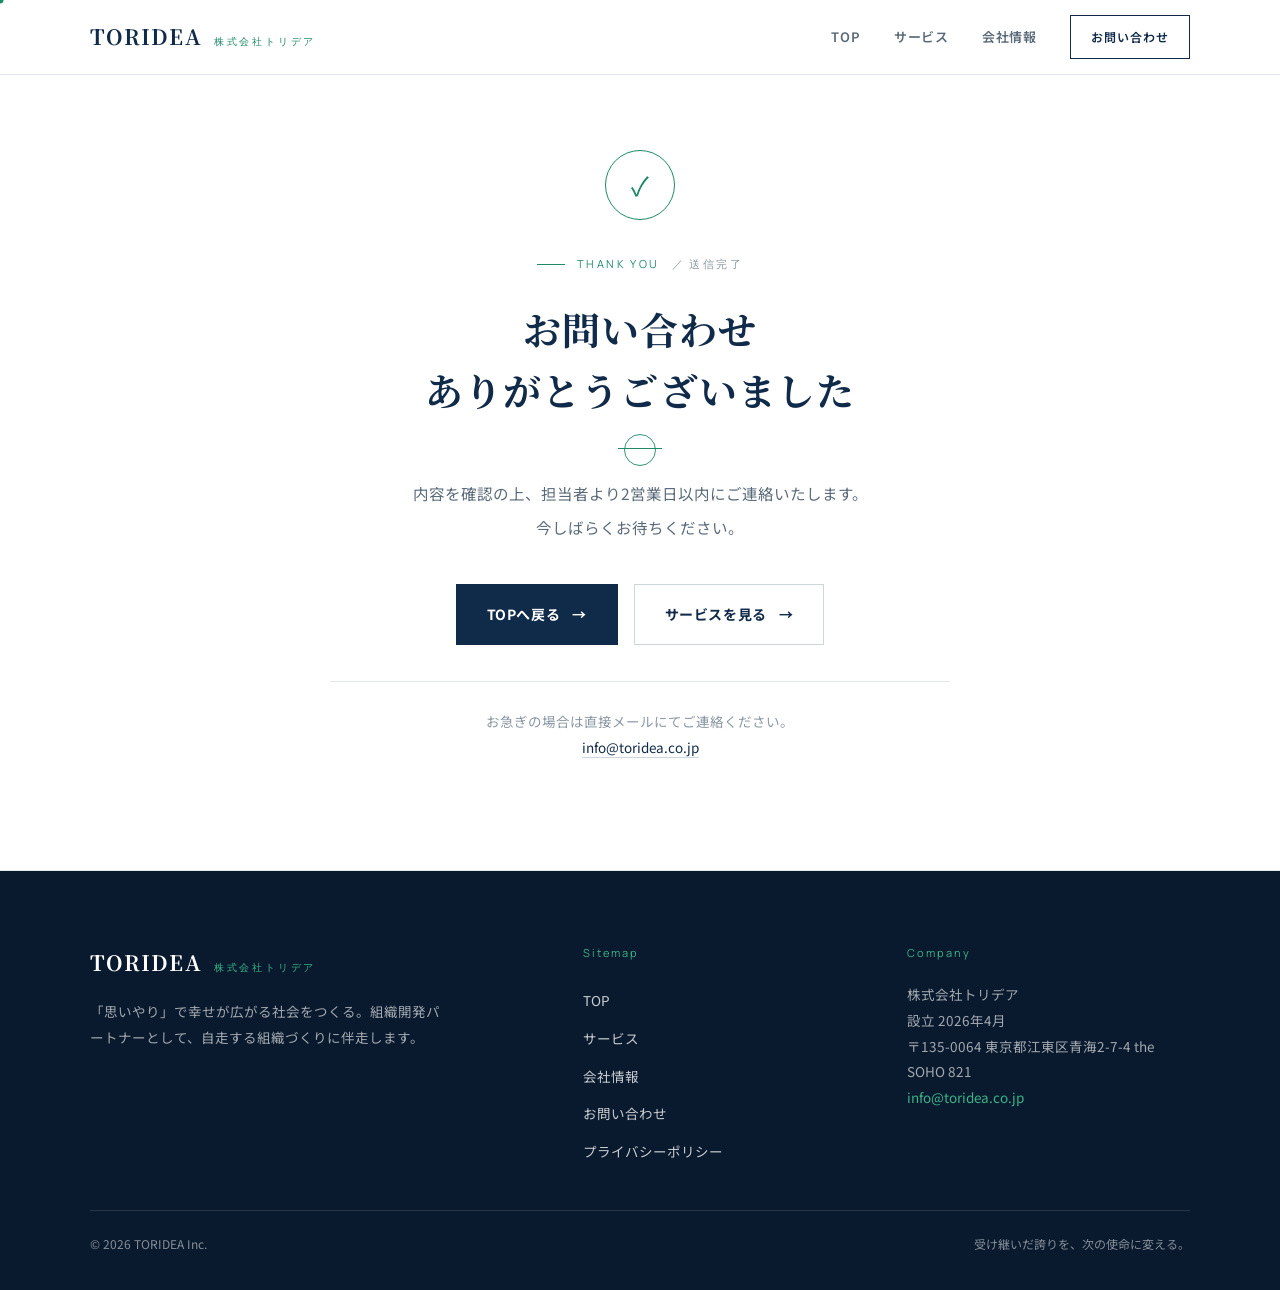
<file: thanks.html>
<!DOCTYPE html>
<html lang="ja">
<head>
<meta charset="UTF-8">
<meta name="google-site-verification" content="NkUBBzLh7_Rmqn_y_YiJ9PpteuSCEMoeHBGua6x08ZY" />
<meta name="viewport" content="width=device-width, initial-scale=1.0">
<meta name="description" content="お問い合わせありがとうございました。株式会社トリデア。">
<meta name="robots" content="noindex">
<title>送信完了｜株式会社トリデア</title>
<link rel="canonical" href="https://www.toridea.co.jp/thanks.html">
<link rel="preconnect" href="https://fonts.googleapis.com"><link rel="preconnect" href="https://fonts.gstatic.com" crossorigin>
<link href="https://fonts.googleapis.com/css2?family=Noto+Sans+JP:wght@400;500;600;700;900&family=Noto+Serif+JP:wght@600;700&family=Manrope:wght@500;600;700&display=swap" rel="stylesheet">
<style>

:root{
  --navy:#122A47; --navy2:#0B1B30; --ink:#16202B; --slate:#5A6A79; --faint:#8A97A3;
  --line:#E3E8ED; --line2:#CED6DD; --bg:#FFFFFF; --bg2:#F5F7F9; --panel:#0E2340;
  --accent:#1C7C5A; --accent-l:#2E9B74;
  --g:'Noto Sans JP',sans-serif; --serif:'Noto Serif JP',serif; --lat:'Manrope',sans-serif;
  --e:cubic-bezier(.22,1,.36,1);
}
*{margin:0;padding:0;box-sizing:border-box}
html{scroll-behavior:smooth}
body{font-family:var(--g);color:var(--ink);background:var(--bg);line-height:1.9;-webkit-font-smoothing:antialiased;overflow-x:hidden}
a{color:inherit;text-decoration:none}
img{display:block;max-width:100%}
::selection{background:rgba(28,124,90,.16)}
.wrap{max-width:1180px;margin:0 auto;padding:0 40px;position:relative}
@media(max-width:640px){.wrap{padding:0 22px}}
.lat{font-family:var(--lat);font-weight:600;letter-spacing:.18em;text-transform:uppercase}

/* header */
.hd{position:fixed;top:0;left:0;right:0;z-index:100;background:rgba(255,255,255,.9);backdrop-filter:blur(10px);border-bottom:1px solid var(--line);transition:.3s}
.hd__in{max-width:1180px;margin:0 auto;padding:0 40px;height:74px;display:flex;align-items:center;justify-content:space-between}
.hd.small .hd__in{height:62px}
.lg{display:flex;align-items:baseline;gap:12px}
.lg b{font-family:var(--serif);font-weight:700;font-size:21px;letter-spacing:.06em;color:var(--navy)}
.lg span{font-family:var(--lat);font-size:10px;letter-spacing:.28em;color:var(--accent)}
.nav{display:flex;align-items:center;gap:34px}
.nav a{font-size:13px;font-weight:600;color:var(--slate);position:relative;padding:4px 0;letter-spacing:.04em}
.nav a::after{content:'';position:absolute;left:0;bottom:-2px;width:0;height:1px;background:var(--accent);transition:width .3s var(--e)}
.nav a:hover{color:var(--navy)}.nav a:hover::after{width:100%}
.nav a.cta{border:1px solid var(--navy);color:var(--navy);padding:10px 20px;font-size:12px;letter-spacing:.08em}
.nav a.cta::after{display:none}
.nav a.cta:hover{background:var(--navy);color:#fff}
.mb{display:none;width:42px;height:42px;border:1px solid var(--line2);background:none;cursor:pointer;flex-direction:column;gap:5px;align-items:center;justify-content:center}
.mb span{width:18px;height:1.5px;background:var(--navy)}
@media(max-width:820px){.nav{display:none}.mb{display:flex}}

/* eyebrow / headings */
.ey{display:flex;align-items:center;gap:12px;font-family:var(--lat);font-size:11px;letter-spacing:.22em;text-transform:uppercase;color:var(--accent);margin-bottom:24px}
.ey .n{color:var(--faint)}
.ey::before{content:'';width:28px;height:1px;background:var(--accent)}
.h2{font-family:var(--serif);font-weight:700;font-size:clamp(26px,3.4vw,40px);line-height:1.5;letter-spacing:.02em;color:var(--navy)}
.lead{margin-top:22px;font-size:16px;color:var(--slate);font-weight:500;line-height:2.05;max-width:38em}

/* buttons */
.btn{display:inline-flex;align-items:center;gap:12px;font-size:14px;font-weight:700;letter-spacing:.04em;padding:16px 30px;transition:.3s var(--e);border:1px solid transparent}
.btn.pri{background:var(--navy);color:#fff}
.btn.pri:hover{background:var(--navy2)}
.btn.gh{border-color:var(--line2);color:var(--navy)}
.btn.gh:hover{border-color:var(--navy);background:var(--bg2)}
.btn .ar{transition:transform .3s var(--e)}.btn:hover .ar{transform:translateX(5px)}
.tlink{display:inline-flex;align-items:center;gap:10px;font-weight:700;font-size:14px;color:var(--navy);border-bottom:1px solid var(--line2);padding-bottom:5px;transition:.3s}
.tlink:hover{border-color:var(--accent);color:var(--accent)}
.tlink .ar{transition:transform .3s var(--e)}.tlink:hover .ar{transform:translateX(4px)}

/* reveal */
.rv{opacity:0;transform:translateY(22px);transition:.8s var(--e)}
.rv.in{opacity:1;transform:none}
.d1{transition-delay:.08s}.d2{transition-delay:.16s}.d3{transition-delay:.24s}

/* hero */
.hero{padding:150px 0 90px;position:relative;border-bottom:1px solid var(--line)}
.hero::before{content:'';position:absolute;left:40px;top:0;bottom:0;width:1px;background:var(--line);opacity:.7}
.hero__in{display:grid;grid-template-columns:1.05fr .95fr;gap:60px;align-items:center}
.hero h1{font-family:var(--serif);font-weight:700;font-size:clamp(32px,4.8vw,58px);line-height:1.42;letter-spacing:.03em;color:var(--navy)}
.hero h1 em{font-style:normal;color:var(--accent)}
.hero__lead{margin-top:30px;font-size:16px;line-height:2.1;color:var(--slate);max-width:32em}
.hero__act{margin-top:40px;display:flex;gap:18px;flex-wrap:wrap;align-items:center}
.hero__meta{margin-top:44px;display:flex;gap:34px;border-top:1px solid var(--line);padding-top:26px}
.hero__meta div .lat{font-size:10px;color:var(--faint);display:block;margin-bottom:6px}
.hero__meta div b{font-family:var(--serif);font-weight:700;font-size:20px;color:var(--navy)}
/* hero panel: 5-stage index */
.panel{border:1px solid var(--line2);background:var(--bg)}
.panel__hd{background:var(--panel);color:#fff;padding:22px 26px;display:flex;align-items:center;justify-content:space-between}
.panel__hd .lat{font-size:10px;letter-spacing:.24em;color:var(--accent-l)}
.panel__hd b{font-family:var(--serif);font-weight:700;font-size:16px;letter-spacing:.04em}
.panel__row{display:grid;grid-template-columns:44px 1fr auto;gap:16px;align-items:center;padding:17px 26px;border-top:1px solid var(--line)}
.panel__row:first-of-type{border-top:0}
.panel__row .no{font-family:var(--lat);font-weight:700;font-size:13px;color:var(--accent)}
.panel__row .nm{font-weight:700;font-size:15px;color:var(--navy)}
.panel__row .tg{font-size:12px;color:var(--faint)}
.panel__row.base{background:var(--bg2)}
@media(max-width:860px){.hero__in{grid-template-columns:1fr;gap:44px}.hero::before{display:none}}

/* section */
.sec{padding:100px 0;border-bottom:1px solid var(--line)}
.sec__hd{max-width:760px;margin-bottom:56px}

/* issues: bordered rows */
.rows{border-top:1px solid var(--line2)}
.row{display:grid;grid-template-columns:64px 1.1fr 2fr;gap:24px;align-items:center;padding:26px 6px;border-bottom:1px solid var(--line)}
.row .idx{font-family:var(--lat);font-weight:700;font-size:14px;color:var(--accent)}
.row h4{font-family:var(--serif);font-weight:700;font-size:19px;color:var(--navy)}
.row p{font-size:14.5px;color:var(--slate)}
.pull{margin-top:52px;padding:40px;background:var(--navy);color:#fff;display:flex;align-items:center;gap:20px}
.pull .bar{width:3px;height:52px;background:var(--accent-l);flex-shrink:0}
.pull b{font-family:var(--serif);font-weight:700;font-size:clamp(20px,2.6vw,28px);line-height:1.6}
.pull b em{font-style:normal;color:var(--accent-l)}
@media(max-width:720px){.row{grid-template-columns:48px 1fr;gap:14px}.row p{grid-column:1/-1;padding-left:62px}}

/* method: 3 columns */
.cols3{display:grid;grid-template-columns:repeat(3,1fr);gap:0;border:1px solid var(--line)}
.mcol{padding:40px 34px;border-right:1px solid var(--line);position:relative}
.mcol:last-child{border-right:0}
.mcol .no{font-family:var(--lat);font-weight:700;font-size:13px;color:var(--accent);letter-spacing:.12em}
.mcol .top{display:flex;align-items:center;justify-content:space-between;margin-bottom:22px}
.mcol .ic{width:46px;height:46px;border:1px solid var(--line2);display:grid;place-items:center}
.mcol .ic svg{width:24px;height:24px}
.mcol h3{font-family:var(--serif);font-weight:700;font-size:21px;color:var(--navy);margin-bottom:12px}
.mcol p{font-size:14px;color:var(--slate);line-height:1.9}
@media(max-width:820px){.cols3{grid-template-columns:1fr}.mcol{border-right:0;border-bottom:1px solid var(--line)}.mcol:last-child{border-bottom:0}}

/* approach on gray */
.grayband{background:var(--bg2);border-bottom:1px solid var(--line)}
.ledger{border-top:1px solid var(--line2);margin-top:8px}
.lrow{display:grid;grid-template-columns:1fr 1fr 2.2fr;gap:24px;align-items:center;padding:24px 6px;border-bottom:1px solid var(--line)}
.lrow .a{font-family:var(--serif);font-weight:700;font-size:16px;color:var(--navy)}
.lrow .b{font-size:13px;color:var(--accent);font-weight:700;letter-spacing:.04em}
.lrow .c{font-size:14px;color:var(--slate)}
.lrow.on{background:var(--navy);margin:0 -6px;padding:24px 6px}
.lrow.on .a,.lrow.on .c{color:#fff}.lrow.on .b{color:var(--accent-l)}
.lrow.on .a small{display:block;font-family:var(--lat);font-size:10px;letter-spacing:.14em;color:var(--accent-l);margin-top:3px}
@media(max-width:720px){.lrow{grid-template-columns:1fr;gap:6px}.lrow .c{padding-top:4px}}

/* reasons 3col */
.reasons{display:grid;grid-template-columns:repeat(3,1fr);gap:40px}
.rcard{border-top:2px solid var(--navy);padding-top:24px}
.rcard .no{font-family:var(--lat);font-weight:700;font-size:12px;color:var(--accent);letter-spacing:.12em}
.rcard h4{font-family:var(--serif);font-weight:700;font-size:20px;color:var(--navy);margin:10px 0 12px}
.rcard p{font-size:14.5px;color:var(--slate);line-height:1.95}
@media(max-width:820px){.reasons{grid-template-columns:1fr;gap:30px}}

/* stats band */
.stats{background:var(--navy);color:#fff;padding:70px 0}
.stats .grid{display:grid;grid-template-columns:repeat(4,1fr);gap:20px}
.stat{border-left:1px solid rgba(255,255,255,.16);padding-left:24px}
.stat .v{font-family:var(--serif);font-weight:700;font-size:clamp(30px,3.6vw,42px);line-height:1;color:#fff}
.stat .v small{font-size:16px;margin-left:4px;color:var(--accent-l)}
.stat .l{margin-top:14px;font-size:13px;color:rgba(255,255,255,.7);line-height:1.7}
@media(max-width:720px){.stats .grid{grid-template-columns:1fr 1fr;gap:34px 20px}}

/* cta */
.cta{padding:110px 0;text-align:center;position:relative}
.cta .ey+.cta__act{margin-top:30px}
.cta h2{font-family:var(--serif);font-weight:700;font-size:clamp(26px,3.6vw,40px);line-height:1.5;color:var(--navy)}
.cta p{margin:22px auto 0;max-width:40em;color:var(--slate);font-size:15.5px;line-height:2}
.cta__act{margin-top:38px;display:flex;gap:16px;justify-content:center;flex-wrap:wrap}

/* footer */
.ft{background:var(--navy2);color:#fff;padding:72px 0 34px}
.ft__grid{display:grid;grid-template-columns:1.6fr 1fr 1fr;gap:40px;padding-bottom:40px;border-bottom:1px solid rgba(255,255,255,.12)}
.ft .lg b{color:#fff}.ft .lg span{color:var(--accent-l)}
.ft__mi{margin-top:16px;color:rgba(255,255,255,.62);font-size:13.5px;line-height:1.9;max-width:26em}
.ft .cl{font-family:var(--lat);font-size:11px;letter-spacing:.18em;color:var(--accent-l);margin-bottom:18px}
.ft a.fl{display:block;color:rgba(255,255,255,.78);font-size:13.5px;padding:6px 0;transition:.2s}
.ft a.fl:hover{color:#fff}
.ft__bar{padding-top:22px;display:flex;justify-content:space-between;gap:14px;color:rgba(255,255,255,.5);font-size:12px;flex-wrap:wrap}
@media(max-width:780px){.ft__grid{grid-template-columns:1fr 1fr}}

/* mobile nav */
.mnav{display:none;position:fixed;inset:0;z-index:99;background:#fff;flex-direction:column;padding:100px 40px 40px}
.mnav.open{display:flex}
.mnav a{font-family:var(--serif);font-weight:700;font-size:22px;color:var(--navy);padding:16px 0;border-bottom:1px solid var(--line)}
.mnav .cl{position:absolute;top:24px;right:34px;width:44px;height:44px;border:1px solid var(--line2);background:none;font-size:20px;cursor:pointer}

/* ===== subpage additions ===== */
.phero{padding:140px 0 62px;border-bottom:1px solid var(--line);background:var(--bg)}
.phero h1{font-family:var(--serif);font-weight:700;font-size:clamp(30px,4.4vw,50px);line-height:1.4;letter-spacing:.03em;color:var(--navy)}
.phero p{margin-top:20px;max-width:40em;color:var(--slate);font-size:16px;line-height:2.05}
.note{margin-top:20px;font-size:13px;color:var(--faint)}
/* founder */
.fd{display:grid;grid-template-columns:300px 1fr;border:1px solid var(--line);background:var(--bg)}
.fd__ph{background:var(--bg2)}
.fd__ph img{width:100%;height:100%;object-fit:cover;display:block}
.fd__tx{padding:42px}
.fd .role{font-family:var(--lat);font-size:11px;letter-spacing:.18em;text-transform:uppercase;color:var(--accent)}
.fd h3{font-family:var(--serif);font-weight:700;font-size:24px;color:var(--navy);margin:10px 0 2px}
.fd h3 span{font-family:var(--lat);font-weight:600;font-size:12px;letter-spacing:.06em;color:var(--faint);margin-left:10px}
.fd .bio{margin-top:16px;font-size:14.5px;color:var(--slate);line-height:2.05}
.fd blockquote{margin-top:22px;border-left:3px solid var(--accent);padding-left:18px;font-family:var(--serif);font-weight:700;color:var(--navy);font-size:17px;line-height:1.7}
@media(max-width:720px){.fd{grid-template-columns:1fr}.fd__ph{aspect-ratio:3/2}}
/* info table */
.info{border-top:1px solid var(--line2)}
.info .r{display:grid;grid-template-columns:210px 1fr;gap:24px;padding:22px 6px;border-bottom:1px solid var(--line)}
.info dt{font-family:var(--g);font-weight:700;font-size:13px;letter-spacing:.06em;color:var(--accent);padding-top:3px}
.info dd{font-size:15px;color:var(--ink)}
.info dd a{color:var(--navy);border-bottom:1px solid var(--line2)}
@media(max-width:560px){.info .r{grid-template-columns:1fr;gap:4px}}
/* mission */
.mission{border-left:3px solid var(--accent);padding-left:28px}
.mission h3{font-family:var(--serif);font-weight:700;font-size:clamp(20px,2.6vw,28px);line-height:1.8;color:var(--navy)}
.mission p{margin-top:16px;font-size:15px;color:var(--slate);line-height:2.05;max-width:40em}
/* growth full rows */
.growth .row{grid-template-columns:64px 1.4fr 2fr}
/* form */
.two{display:grid;grid-template-columns:1.4fr .9fr;gap:50px;align-items:start}
.form .fg{margin-bottom:22px}
.form label{display:block;font-size:13px;font-weight:700;color:var(--navy);margin-bottom:9px}
.form label .rq{color:var(--accent);font-size:11px;margin-left:8px;font-family:var(--lat)}
.form input,.form select,.form textarea{width:100%;font-family:var(--g);font-size:15px;color:var(--ink);background:var(--bg);border:1px solid var(--line2);padding:14px 16px;transition:.25s}
.form input:focus,.form select:focus,.form textarea:focus{outline:none;border-color:var(--navy)}
.form textarea{min-height:150px;resize:vertical}
.sidebox{border:1px solid var(--line);padding:26px;margin-bottom:16px}
.sidebox .t{font-family:var(--serif);font-weight:700;color:var(--navy);font-size:16px;margin-bottom:8px}
.sidebox p{font-size:14px;color:var(--slate);line-height:1.95}
.sidebox a{color:var(--navy);border-bottom:1px solid var(--line2)}
@media(max-width:820px){.two{grid-template-columns:1fr;gap:34px}}

/* photos */
.hfig{border:1px solid var(--line2);overflow:hidden;background:var(--bg2)}
.hfig img{width:100%;height:100%;object-fit:cover;display:block}
.mcol .ph{margin:-40px -34px 24px;border-bottom:1px solid var(--line);aspect-ratio:16/9;overflow:hidden;background:var(--bg2)}
.mcol .ph img{width:100%;height:100%;object-fit:cover;display:block}
.band{border:1px solid var(--line2);overflow:hidden;aspect-ratio:24/9;background:var(--bg2)}
.band img{width:100%;height:100%;object-fit:cover;display:block}
.cta.photo .ey{color:var(--accent-l)}.cta.photo .ey::before{background:var(--accent-l)}.cta.photo .ey .n{color:rgba(255,255,255,.7)}
.cta.photo h2{color:#fff}.cta.photo p{color:rgba(255,255,255,.85)}
.cta.photo .btn.gh{border-color:rgba(255,255,255,.4);color:#fff}.cta.photo .btn.gh:hover{background:rgba(255,255,255,.1);border-color:#fff}

/* line-break control (JP) */
.h2,.hero h1,.phero h1,.cta h2,.pull b,.fd h3,.mission h3,.mcol h3,.row h4{word-break:auto-phrase;line-break:strict}
.np{display:inline-block}

/* ===== KIAI upgrade ===== */
:root{--accent:#1E8A66;--accent-l:#39B488;--navy:#102A49;--navy2:#0A1A2E}
.h2{font-size:clamp(28px,3.8vw,46px)}
.hfig,.band,.mcol .ph{position:relative;background:var(--navy2)}
.hfig img,.band img,.mcol .ph img{filter:grayscale(1) contrast(1.08) brightness(1.05);mix-blend-mode:luminosity;opacity:.9;transition:.6s var(--e)}
.hfig::before,.band::before,.mcol .ph::before{content:'';position:absolute;inset:0;background:linear-gradient(135deg,var(--navy2),var(--accent));mix-blend-mode:screen;opacity:.45;pointer-events:none}
.band{box-shadow:0 40px 80px -50px rgba(10,26,46,.6)}
.mcol .ph img{transition:.6s var(--e)}.mcol:hover .ph img{transform:scale(1.05)}
.mcol{transition:.4s var(--e)}.mcol:hover{background:var(--bg2)}
.cta.photo{background:radial-gradient(120% 150% at 50% 0%,#173A63,var(--navy2) 72%)!important;position:relative;overflow:hidden}
.cta.photo::after{content:'';position:absolute;left:50%;top:14%;width:720px;height:380px;transform:translateX(-50%);background:radial-gradient(ellipse,rgba(57,180,136,.26),transparent 66%);filter:blur(34px);pointer-events:none}
.ft{background:var(--navy2);color:#fff;border-top:0}
.ft .ft__grid{border-bottom-color:rgba(255,255,255,.12)}
.ft .lg b{color:#fff}.ft .lg span{color:var(--accent-l)}
.ft .ft__mi{color:rgba(255,255,255,.62)}.ft .cl{color:var(--accent-l)}
.ft a.fl{color:rgba(255,255,255,.78)}.ft a.fl:hover{color:#fff}
.ft__bar{color:rgba(255,255,255,.5)}

/* revert photos to natural color */
.hfig img,.band img,.mcol .ph img{filter:none!important;mix-blend-mode:normal!important;opacity:1!important}
.hfig::before,.band::before,.mcol .ph::before{display:none!important}
.hfig,.band,.mcol .ph{background:var(--bg2)!important}

/* green custom cursor */
@media(hover:hover) and (pointer:fine){
  html,body,a,button,.btn,.tlink,.mcol,.row,.hd,.panel__row{cursor:none}
  .curdot{position:fixed;top:0;left:0;width:7px;height:7px;border-radius:50%;background:var(--accent);transform:translate(-50%,-50%);z-index:99999;pointer-events:none}
  .curring{position:fixed;top:0;left:0;width:32px;height:32px;border:1.5px solid var(--accent);border-radius:50%;transform:translate(-50%,-50%);z-index:99999;pointer-events:none;transition:width .25s var(--e),height .25s var(--e),background .25s,opacity .3s;opacity:.9}
  .curring.h{width:54px;height:54px;background:rgba(30,138,102,.12)}
}
@media(hover:none),(pointer:coarse){.curdot,.curring{display:none}}


/* ===== thanks page ===== */
.tk{min-height:calc(100vh - 74px);display:flex;align-items:center;justify-content:center;padding:150px 0 110px;border-bottom:1px solid var(--line)}
.tk__in{text-align:center;max-width:620px}
.tk__ic{width:70px;height:70px;border:1px solid var(--accent);border-radius:50%;display:grid;place-items:center;margin:0 auto 34px;color:var(--accent);font-size:26px;line-height:1}
.tk .ey{justify-content:center}
.tk h1{font-family:var(--serif);font-weight:700;font-size:clamp(23px,3.6vw,38px);line-height:1.6;letter-spacing:.03em;color:var(--navy);word-break:auto-phrase;line-break:strict}
@media(max-width:620px){.tk h1 .np{display:block}.tk{padding:112px 0 80px}}
.tk__rule{width:44px;height:1px;background:var(--accent);margin:28px auto}
.tk__tx{font-size:15.5px;color:var(--slate);line-height:2.15}
.tk__act{margin-top:40px;display:flex;gap:16px;justify-content:center;flex-wrap:wrap}
.tk__note{margin-top:36px;padding-top:26px;border-top:1px solid var(--line);font-size:13.5px;color:var(--faint);line-height:1.95}
.tk__note a{color:var(--navy);border-bottom:1px solid var(--line2);transition:.25s}
.tk__note a:hover{border-color:var(--accent);color:var(--accent)}

</style>
</head>
<body>
<header class="hd" id="hd">
  <div class="hd__in">
    <a href="index.html" class="lg"><b>TORIDEA</b><span>株式会社トリデア</span></a>
    <nav class="nav">
      <a href="index.html">TOP</a><a href="service.html">サービス</a><a href="about.html">会社情報</a>
      <a href="contact.html" class="cta">お問い合わせ</a>
    </nav>
    <button class="mb" id="mb" aria-label="メニュー"><span></span><span></span><span></span></button>
  </div>
</header>
<div class="mnav" id="mn"><button class="cl" id="mncl">✕</button>
  <a href="index.html">TOP</a><a href="service.html">サービス</a><a href="about.html">会社情報</a><a href="contact.html">お問い合わせ</a>
</div>
<section class="tk">
  <div class="wrap">
    <div class="tk__in">
      <div class="tk__ic rv in">✓</div>
      <div class="ey rv in d1">Thank you <span class="n">／ 送信完了</span></div>
      <h1 class="rv in d1"><span class="np">お問い合わせ</span><span class="np">ありがとうございました</span></h1>
      <div class="tk__rule rv in d2"></div>
      <p class="tk__tx rv in d2">内容を確認の上、担当者より2営業日以内にご連絡いたします。<br>今しばらくお待ちください。</p>
      <div class="tk__act rv in d3">
        <a href="index.html" class="btn pri">TOPへ戻る <span class="ar">→</span></a>
        <a href="service.html" class="btn gh">サービスを見る <span class="ar">→</span></a>
      </div>
      <p class="tk__note rv in d3">お急ぎの場合は直接メールにてご連絡ください。<br><a href="mailto:info@toridea.co.jp">info@toridea.co.jp</a></p>
    </div>
  </div>
</section>

<footer class="ft"><div class="wrap">
    <div class="ft__grid">
      <div>
        <div class="lg"><b>TORIDEA</b><span>株式会社トリデア</span></div>
        <p class="ft__mi">「思いやり」で幸せが広がる社会をつくる。組織開発パートナーとして、自走する組織づくりに伴走します。</p>
      </div>
      <div><div class="cl">Sitemap</div><a class="fl" href="index.html">TOP</a><a class="fl" href="service.html">サービス</a><a class="fl" href="about.html">会社情報</a><a class="fl" href="contact.html">お問い合わせ</a><a class="fl" href="privacy.html">プライバシーポリシー</a></div>
      <div><div class="cl">Company</div><p class="ft__mi" style="margin-top:0">株式会社トリデア<br>設立 2026年4月<br>〒135-0064 東京都江東区青海2-7-4 the SOHO 821<br><a href="mailto:info@toridea.co.jp" style="color:var(--accent-l)">info@toridea.co.jp</a></p></div>
    </div>
    <div class="ft__bar"><span>© 2026 TORIDEA Inc.</span><span>受け継いだ誇りを、次の使命に変える。</span></div>
  </div>
</footer>
<script>
(function(){
  var hd=document.getElementById('hd');
  addEventListener('scroll',function(){hd.classList.toggle('small',scrollY>20)},{passive:true});
  var io=new IntersectionObserver(function(es){es.forEach(function(e){if(e.isIntersecting){e.target.classList.add('in');io.unobserve(e.target)}})},{threshold:.16,rootMargin:'0px 0px -6% 0px'});
  document.querySelectorAll('.rv:not(.in)').forEach(function(el){io.observe(el)});
  var mb=document.getElementById('mb'),mn=document.getElementById('mn'),cl=document.getElementById('mncl');
  if(mb){mb.onclick=function(){mn.classList.add('open')};cl.onclick=function(){mn.classList.remove('open')};
    mn.querySelectorAll('a').forEach(function(a){a.onclick=function(){mn.classList.remove('open')}});}
})();
</script>
<div class="curdot"></div><div class="curring"></div>
<script>(function(){
  if(matchMedia('(hover:none),(pointer:coarse)').matches)return;
  var dot=document.querySelector('.curdot'),ring=document.querySelector('.curring');
  if(!dot||!ring)return;
  var rx=innerWidth/2,ry=innerHeight/2,tx=rx,ty=ry;
  addEventListener('mousemove',function(e){tx=e.clientX;ty=e.clientY;dot.style.left=tx+'px';dot.style.top=ty+'px';},{passive:true});
  (function loop(){rx+=(tx-rx)*.2;ry+=(ty-ry)*.2;ring.style.left=rx+'px';ring.style.top=ry+'px';requestAnimationFrame(loop);})();
  document.querySelectorAll('a,button,.btn,.tlink,.mcol,.row').forEach(function(el){
    el.addEventListener('mouseenter',function(){ring.classList.add('h')});
    el.addEventListener('mouseleave',function(){ring.classList.remove('h')});
  });
  document.addEventListener('mouseleave',function(){dot.style.opacity=0;ring.style.opacity=0});
  document.addEventListener('mouseenter',function(){dot.style.opacity=1;ring.style.opacity=.9});
})();</script>
</body>
</html>
</file>
